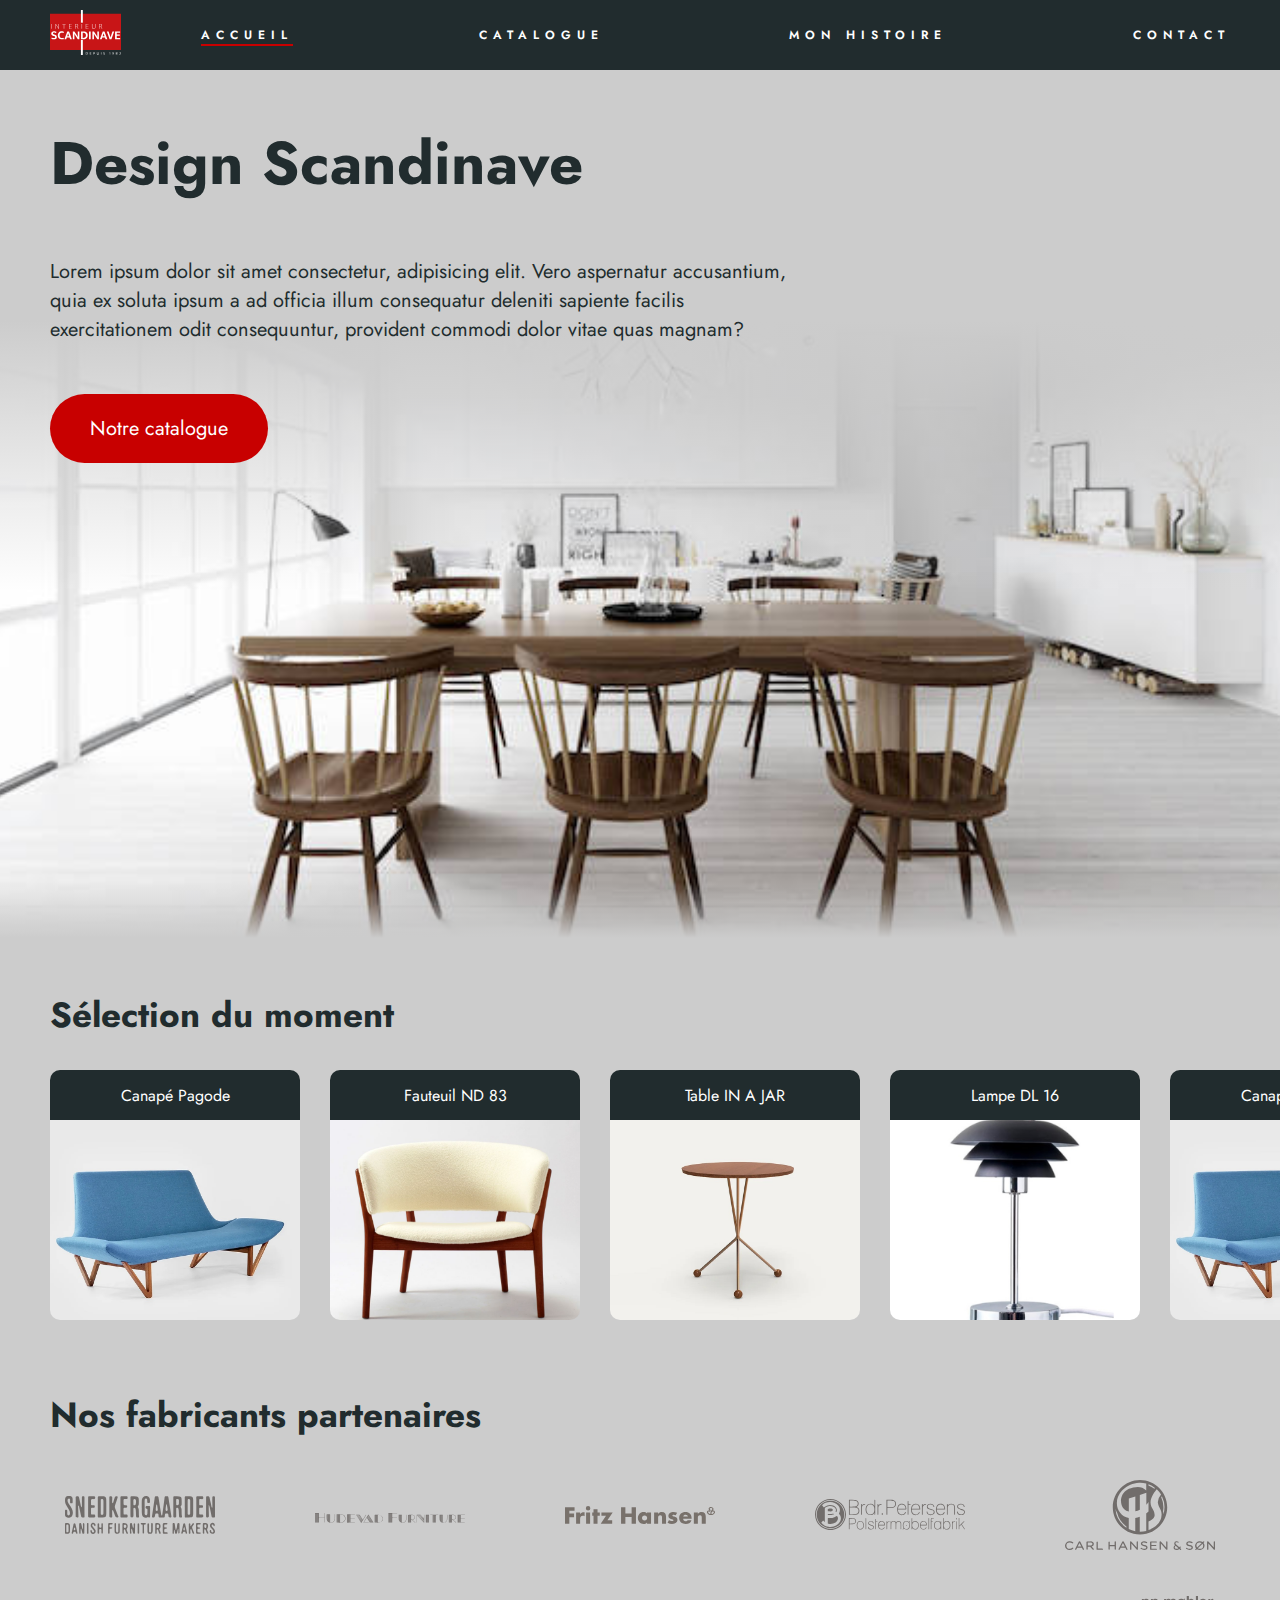
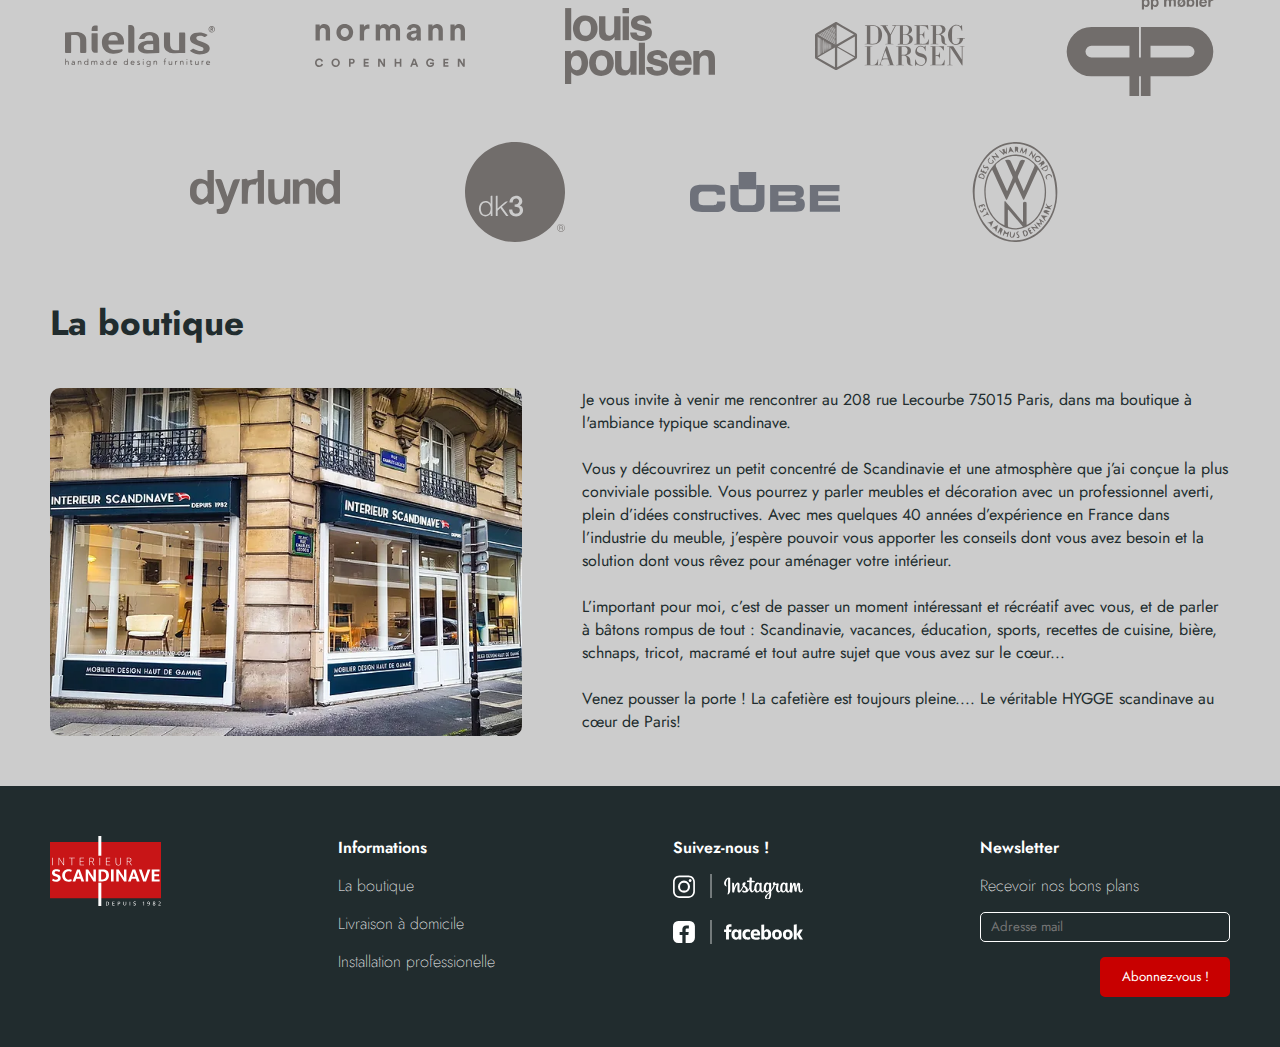
<file: index.html>
<!DOCTYPE html>
<html lang="fr">
  <head>
    <meta charset="UTF-8" />
    <meta http-equiv="X-UA-Compatible" content="IE=edge" />
    <meta name="viewport" content="width=device-width, initial-scale=1.0" />
    <title>Intérieur Scandinave</title>
    <link rel="stylesheet" href="header.css" />
    <link rel="stylesheet" href="footer.css" />
    <link rel="stylesheet" href="style.css" />
  </head>
  <body>
    <!-- ----------header------------- -->
    <header>
      <nav>
        <a href="#"><img src="img/logo.svg" alt="Logo" /></a>
        <ul>
          <li>
            <a href="index.html" class="active">Accueil</a>
          </li>
          <li>
            <a href="catalogue.html">Catalogue</a>
          </li>
          <li>
            <a href="monHistoire.html">Mon Histoire</a>
          </li>
          <li>
            <a href="#">Contact</a>
          </li>
        </ul>
        <div class="hamburger">
          <span></span>
          <span></span>
          <span></span>
        </div>
      </nav>
    </header>

    <main>
      <!-- ----------Section Head------------- -->
      <section class="head">
        <div class="img">
          <img src="img/salon.jpeg" alt="Salon" />
          <div class="degrade1"></div>
          <div class="degrade2"></div>
        </div>

        <div class="title">
          <h1>Design Scandinave</h1>
          <p>
            Lorem ipsum dolor sit amet consectetur, adipisicing elit. Vero
            aspernatur accusantium, quia ex soluta ipsum a ad officia illum
            consequatur deleniti sapiente facilis exercitationem odit
            consequuntur, provident commodi dolor vitae quas magnam?
          </p>
          <a href="catalogue.html"><button>Notre catalogue</button></a>
        </div>
      </section>

      <!-- ----------Section selection------------- -->

      <section class="selection">
        <h2>Sélection du moment</h2>

        <div class="container">
          <div class="card card-first">
            <div class="info">
              <p>Canapé Pagode</p>
            </div>
            <div class="img">
              <img src="img/canape.jpg" alt="Canapé" />
            </div>
          </div>

          <div class="card">
            <div class="info">
              <p>Fauteuil ND 83</p>
            </div>
            <div class="img">
              <img src="img/fauteuil.webp" alt="Fauteuil ND 83" />
            </div>
          </div>

          <div class="card">
            <div class="info">
              <p>Table IN A JAR</p>
            </div>
            <div class="img">
              <img src="img/table.jpg" alt="Table" />
            </div>
          </div>

          <div class="card">
            <div class="info">
              <p>Lampe DL 16</p>
            </div>
            <div class="img">
              <img src="img/lampe.jpg" alt="Lampe" />
            </div>
          </div>

          <div class="card">
            <div class="info">
              <p>Canapé Pagode</p>
            </div>
            <div class="img">
              <img src="img/canape.jpg" alt="Canapé" />
            </div>
          </div>

          <div class="card">
            <div class="info">
              <p>Canapé Pagode</p>
            </div>
            <div class="img">
              <img src="img/canape.jpg" alt="Canapé" />
            </div>
          </div>
        </div>
      </section>

      <!-- ----------Section Fabricants------------- -->

      <section class="fabricants">
        <h2>Nos fabricants partenaires</h2>
        <div>
          <a href="#">
            <img
              src="img/logosFabricants/snedkergaarden.svg"
              alt="snedkergaarden"
            />
          </a>

          <a href="#">
            <img
              src="img/logosFabricants/hudevadFurniture.svg"
              alt="Hudevad Furniture"
            />
          </a>

          <a href="#">
            <img src="img/logosFabricants/fritzHansen.svg" alt="Fritz Hansen" />
          </a>

          <a href="#">
            <img
              src="img/logosFabricants/brdrPetersens.svg"
              alt="Brdr Petersens"
            />
          </a>

          <a href="#">
            <img
              src="img/logosFabricants/carlHansenSon.svg"
              alt="Carl HansenSon"
            />
          </a>

          <a href="#">
            <img src="img/logosFabricants/nielaus.svg" alt="Nielaus" />
          </a>

          <a href="#">
            <img src="img/logosFabricants/normann.svg" alt="Normann" />
          </a>

          <a href="#">
            <img
              src="img/logosFabricants/louisPoulsen.svg"
              alt="Louis Poulsen"
            />
          </a>

          <a href="#">
            <img
              src="img/logosFabricants/dybergLarsen.svg"
              alt="Dyberg Larsen"
            />
          </a>

          <a href="#">
            <img src="img/logosFabricants/ppMobler.svg" alt="PP Mobler" />
          </a>

          <a href="#">
            <img src="img/logosFabricants/dyrlund.svg" alt="Dyrlund" />
          </a>

          <a href="#">
            <img src="img/logosFabricants/dk3.svg" alt="DK3" />
          </a>

          <a href="#">
            <img src="img/logosFabricants/cube.svg" alt="Cube Design" />
          </a>

          <a href="#">
            <img src="img/logosFabricants/warmNordic.svg" alt="Warm Nordic" />
          </a>
        </div>
      </section>

      <!-- ----------Section Boutique------------- -->

      <section class="boutique">
        <h2>La boutique</h2>

        <div>
          <figure>
            <img src="img/boutique.webp" alt="La boutique">
          </figure>
          <p>Je vous invite à venir me rencontrer au 208 rue Lecourbe 75015 Paris, dans ma boutique à l'ambiance typique scandinave.
            ​<br>
            <br>
            Vous y découvrirez un petit concentré de Scandinavie et une atmosphère que j’ai conçue la plus conviviale possible.
            Vous pourrez y parler meubles et décoration avec un professionnel averti, plein d’idées constructives.
            Avec mes quelques 40 années d’expérience en France dans l’industrie du meuble, j’espère pouvoir vous apporter les conseils dont vous avez besoin et la solution dont vous rêvez pour aménager votre intérieur.
            <br>
            <br>
            L’important pour moi, c’est de passer un moment intéressant et récréatif avec vous, et de parler à bâtons rompus de tout : Scandinavie, vacances, éducation, sports, recettes de cuisine, bière, schnaps, tricot, macramé et tout autre sujet que vous avez sur le cœur...
            ​<br>
            <br>
            Venez pousser la porte ! La cafetière est toujours pleine.... Le véritable HYGGE scandinave au cœur de Paris!</p>
        </div>
      </section>






    </main>




    <!-- ----------Footer------------- -->
    <footer>
      <div>
        <img src="img/logo.svg" alt="Logo" />

        <ul>
          <li>Informations</li>
          <li><a href="#">La boutique</a></li>
          <li><a href="#">Livraison à domicile</a></li>
          <li><a href="#">Installation professionelle</a></li>
        </ul>

        <ul>
          <li>Suivez-nous !</li>
          <li>
            <a href="#">
              <svg
                id="Calque_1"
                data-name="Calque 1"
                xmlns="http://www.w3.org/2000/svg"
                viewBox="0 0 3425.24 675.07"
              >
                <path
                  class="cls-1"
                  d="M409.32,39.32H167.93C75.57,39.32,0,114.89,0,207.26V464.47C0,556.83,75.57,632.4,167.93,632.4H409.32c92.36,0,167.93-75.57,167.93-167.93V207.26C577.25,114.89,501.68,39.32,409.32,39.32ZM532.88,464.47A124,124,0,0,1,409.32,588H167.93A124,124,0,0,1,44.37,464.47V207.26A124,124,0,0,1,167.93,83.71H409.31A124,124,0,0,1,532.87,207.26V464.47Z"
                />
                <path
                  class="cls-1"
                  d="M289.52,174.62a159,159,0,1,0,159,159A159,159,0,0,0,289.52,174.62Zm-.77,263.17A104.09,104.09,0,1,1,392.84,333.7,104.09,104.09,0,0,1,288.75,437.79Z"
                />
                <circle
                  class="cls-1"
                  cx="451.03"
                  cy="172.15"
                  r="37.64"
                  transform="translate(10.38 369.35) rotate(-45)"
                />
                <path
                  class="cls-1"
                  d="M1507.8,107.77c-2.7-9.24-30.27-16.63-38.51-16.63-54.85,0-123.73,90.73-123.73,162.5,0,30.7,24.17,61.82,48.68,72,10,4.17,16.93,4.14,19.46.61s1.19-9.74-4.75-18.47c-10.54-15.5-14.16-44.41-14.54-61.15-.81-35,23.37-97,50.43-117.85,2.45-1.88,6.77-5,6.77.89V442.88c0,16.4-4,40.79-7.28,59-1.07,5.89-13.34,36.44-3.56,36.44,9,0,28-12.93,34.8-20.16,13.16-14,22.52-32.47,27.68-51.68,3.08-11.48,4.67-38.42,4.67-49.67V108.44h0A2.48,2.48,0,0,0,1507.8,107.77Z"
                />
                <path
                  class="cls-1"
                  d="M3422.48,393a9.34,9.34,0,0,0-6.16-2.54c-4.58,0-7.53,2.58-8.46,6.38-1.83,7.44-4.5,19.5-7.07,27.81-4.47,14.48-11.22,28.33-22.59,28.33-21,0-25.62-40.28-26.62-53.34-1.24-16.11-1.33-34.43-1.75-48.57v-50.6l2-26.53c.5-6.53,1.52-11.5-.14-17.78a24.79,24.79,0,0,0-8.91-13.34c-9-6.87-33.37-15.36-42.65-15.36a18.69,18.69,0,0,0-13.22,5.45c-3.7,3.68-6.52,10.46-8.42,15-4.77,11.5-8.9,21.83-12.46,31.63-4.37,12.05-10.22,31.35-14.95,50.06-3.27,12.94-5.46,24.54-7.45,37.29-.3,1.91-.32,2.43-.6,4.35a10.43,10.43,0,0,1-.33,1.68c-.47,1.12-1.85.83-2.06-.37-.26-1.52-.38-2.83-.52-4.37-2.55-29.72-5.16-60.69-4.43-90.67.19-7.69.4-16.91-1.1-22.55a30.27,30.27,0,0,0-6.91-12.64c-7.72-8.48-21-12.54-31.83-14-5.31-.7-11.67-1.88-16.41.91-4.47,2.62-8,9.85-10.13,14-13.6,27.22-24.49,63.5-34.52,93.73l.37-87.24a36,36,0,0,0-.37-7.4,11.34,11.34,0,0,0-4.11-6.19,22.53,22.53,0,0,0-5.41-2.33,205.15,205.15,0,0,0-26.52-5.63,60.06,60.06,0,0,0-7.16-.79,8.49,8.49,0,0,0-7.58,4.82c-2.66,5.3-2.52,104-2.29,144.66-1.34,11-3.44,25.53-7.57,39.15-3.49,11.51-15.25,35-29.11,37.82-14.66,2.92-23.11-12.27-26.42-35.83-4.27-38.51-2.41-110.89-.07-151.63,1.14-19.77,4.82-27.19-16-32.55-14.17-3.65-22.74-4.2-28.59-3.33-6.05.9-8.89,8.19-7.92,21.13C2948,224,2922,220.12,2903.79,222.09c-42.62,4.6-73,67-78.24,114.34-3.17,28.84-.45,55.09,3.08,76.93-1,14.61-3.28,41.07-29.55,39.62-21.67-1.2-34.14-36.78-30.3-84.49,2.44-30.27,12.41-73,15.32-87.17,6.38-31.13-11.85-37.12-37.42-33.71-13.45,1.8-31.94,5.67-52.31,9.09,4.25-15.65,2.65-32.41-9.51-38.22-11.09-5.29-30.27-4.21-41.09,7.71-15.35,16.91-19.4,47.12,3.92,62.38-2.85,23.53-29.54,87.47-63.44,132.32.53-25.73,3.17-141.35,1.85-172.21-.48-11.13-10.4-15.47-19.43-17.41-1.4-.3-13-1.42-13-1.53-6.17-.52-12,.32-16.1,3.62-5.27,4.24-5,9.15-4.34,18.57-19.3-29.55-46.35-32-65.69-28.12-40.64,8.11-69.18,66-74.31,112.62a312.54,312.54,0,0,0-1.1,53.94c.43,6.64,1,13,1.95,19.05-6.46,23.32-17.37,41.52-31.12,44.51-14.61,3.17-23.11-12.27-26.42-35.83-4.27-38.51-2.41-110.89-.07-151.63,1.14-19.77,4.82-27.19-16-32.55-14.17-3.65-22.74-4.2-28.59-3.33-6,.9-8.89,8.19-7.92,21.13-18.07-27.68-44-31.59-62.23-29.62-42.62,4.6-73,67-78.24,114.34a252.72,252.72,0,0,0-.57,47.06,217.27,217.27,0,0,1-12.52,30.34c-25.76,48.61-54.46,42.81-59-16.27-1.4-18.14-1.75-37.3-1.75-55.55L2074,215.74c23.16.19,46.65,0,71-.68,9.85-.29,16.21-32.57,7-33.21-25.63-1.78-51.14-3.41-76.69-4.88l2.34-67.52a2.58,2.58,0,0,0-.13-.89c-1.36-4.65-5-6.58-9.39-8-5.21-1.71-13.52-4.33-21.48-6.31-11.42-2.85-26.94-6.81-28.14,10.54-.91,13-1.86,39.41-2.67,69.1q-26.74-1.28-53.77-2.3c-10.55-.4-22.9,41.39-6,41.76,19.91.43,39.41,1,58.82,1.42-.6,28-2.93,88.54-2.88,140.81-10.09,26.22-24.12,51.38-41.19,64.79,4.87-17.13,3.12-50.08-34.46-79.12-13.31-10.29-29.29-22.47-51.66-39.28,14-17.12,29.12-41.36,29.43-59.92.19-11.47-8.6-22.39-28.33-22.25-35.65.25-59.53,33.48-59.42,60.87.07,17.27,11.06,29.47,15.82,35.8-57.56,107.72-70.31,120.92-81.33,120.92-7.16,0-10.44-15.63-9.89-63.76.49-43.08,3.49-72.11,3.51-107.08,0-14.62-9.17-23-18.56-28.34-5.2-3-27.88-11.38-34.64-11.58-9.9-.3-24.13,8.82-36,22-27.6,30.79-43,77.77-56,117l.37-115.74a36,36,0,0,0-.37-7.4c-1.25-5-4.88-7.22-9.52-8.52-8.74-2.45-24.58-6.42-33.68-6.42-3.36,0-5.69,2.32-6.74,5.18-.9,2.45-.19,57.23-.51,114.5-.21,37.75-.5,74.13.2,97.87.74,25.15,1.23,41.1,33.44,41.23,15,.06,18.35.46,20.47-12.12,7.24-42.94,31-147.14,82.85-202.58,1.62-1.53,4.64-.59,4.42,2.91-3.47,55.57-7.5,121.49-.08,175.45,2.11,15.32,11.26,38.67,29.92,38.67,25.13,0,43.41-5.7,91.28-82.6,11.71-18.82,25-41.54,41-69.5,9.82,8.93,19.78,17.72,29.46,26.8,17.71,16.6,27.51,34.11,27.89,50.16.46,19.75-9.7,36.53-25.78,36.46-22.59-.1-33.88-22-47.47-21.92-14.27,0-25.72,25.07-25.61,35.86.13,12.34,32.45,26.6,74,26.53,31.49-.05,56.43-12.22,77.83-31.29,16.85-15,33.94-44.29,43.44-68.15,1.62,41.49,24.22,95.32,63.05,95.32,18.43,0,36.29-12.38,50.11-29.89a129.63,129.63,0,0,0,20.14-34.69c3.54,11.64,8.49,24.45,12.41,30.4,11.59,17.6,27.06,33.46,50,35,26.1,1.7,43.57-7.78,57.14-20.82,10.4-10,16.27-18.53,23.8-31.72,2.87,27,28.25,52.78,58.91,52.2,28.48-.54,42.31-22.66,50.29-48.26A93.06,93.06,0,0,0,2412.56,457c33.53,45.42,88,36.64,122.63-8.86.2,10.52.42,20.81.43,23.72-30.46,29.19-65,56.14-90.47,88.3-16,20.24-22.65,42.72-21.69,59.17,1.93,33,37.59,55.73,69.59,55.73,62.87,0,82.66-47.13,92-112.82,5-35.18,1.05-71.14,1.82-103.09,38.2-44.24,84.49-114.92,98-170.71l37.19-.92c1.8,0,4.24.21,5.52,1.5,1.06,1.06-.05,4.07-.81,7.92-9.74,49.4-23,107,1.76,152.35,11.86,21.78,30.28,37.21,56,37.65,23.87.42,45.37-19.65,56.49-39.35,11.88,19.3,28,37.8,52.83,39.42,26.1,1.7,43.56-7.78,57.14-20.82,10.4-10,16.27-18.53,23.8-31.72,1.6,5.12,3,13.3,5.39,17.81,10.24,19.44,29.33,33.9,47.2,34.61,36.73,1.46,45.68-22.79,54.57-41.09.17,7.52,1.17,22.81,2.35,28.38a9.06,9.06,0,0,0,5.1,6.08c9.14,4.57,21.45,6.06,32.83,6,7,0,16.66.94,21-5.51,2.47-3.71,2.32-11.72,2.54-16.17.85-17.48,1.46-46.9,2.56-58.38,3.71-31.7,8-48.92,16.31-69.31,5.14-12.64,9.53-25.9,19.82-43.34a2.86,2.86,0,0,1,2.46-1.48c1.94,0,2.72,1.68,2.75,3.1.29,14.32.57,27.4,1.19,39.66,1.72,33.88,4.55,61.4,9.76,90.92,1,5.48,1.93,11.68,3.68,17a36.12,36.12,0,0,0,48,22.09,19.52,19.52,0,0,0,3.5-1.85,8.06,8.06,0,0,0,3.89-5.46,29.58,29.58,0,0,0,.36-5.35c0-1.45.09-2.89.14-4.32.93-25.57,3.3-46.91,8.49-69,8.29-35.36,18.76-68.44,29.88-88.43.41-.74.77-1.68,1.76-1.68a1.37,1.37,0,0,1,1.38,1.32,12.27,12.27,0,0,1,0,2.3,303.52,303.52,0,0,0-1.62,33.48C3300,342.88,3300,360,3301,377c1.14,20.23,3.36,39.93,7.49,54.78a103.35,103.35,0,0,0,7.5,19.67c10.09,19.63,28,34.83,51.15,34.83,27.45,0,44.7-20.68,51.89-45a158.62,158.62,0,0,0,4.32-17.47C3424.49,417.38,3427.38,397.29,3422.48,393ZM2281.73,364.74c-1.9,64.94-30.87,91.63-52.45,87.61-26.21-4.88-34.65-39.58-30.5-101.9,3.76-56.5,24-87,46.62-87.1C2280.84,263.23,2285.32,325.75,2281.73,364.74Zm249.78,0c-1.9,64.94-30.87,91.63-52.45,87.61-26.21-4.88-34.65-39.58-30.5-101.9,5.41-81.26,54-108.94,75.93-70.64C2533.76,296,2532.7,324.18,2531.51,364.74ZM2507.42,647c-24.36,13.06-51.52-7.41-42.19-39.79,8.73-30.3,50.93-73.66,73.08-98.78C2538.81,541.77,2541.39,628.8,2507.42,647Zm456.43-282.26c-1.9,64.94-30.87,91.63-52.45,87.61-26.21-4.88-34.65-39.58-30.5-101.9,3.76-56.5,24-87,46.62-87.1C2963,263.23,2967.45,325.75,2963.85,364.74Z"
                />
                <rect class="cls-1" x="991.26" width="19.66" height="632.41" />
              </svg>
            </a>
          </li>
          <li>
            <a href="#">
              <svg
                id="Calque_1"
                data-name="Calque 1"
                xmlns="http://www.w3.org/2000/svg"
                viewBox="0 0 3425.24 632.41"
              >
                <rect class="cls-1" x="991.27" width="19.66" height="632.41" />
                <path
                  class="cls-1"
                  d="M440.77,28.2H136.48A136.49,136.49,0,0,0,0,164.69v303A136.48,136.48,0,0,0,136.48,604.2H246.67q0-102.59,0-205.17V396.4H178c-3,0-3.05,0-3.05-2.93,0-25.72,0-51.44,0-77.15,0-2.35.71-2.94,3-2.93,21.91.08,43.83.05,65.74.05h3.07V311c0-21.38-.13-42.76.18-64.14.25-17.2,3.57-33.85,11.07-49.45q15.29-31.78,47.91-45.36a112.88,112.88,0,0,1,45.39-8.62c17.94.27,35.88,1.07,53.82,1.72,3.34.12,6.65.69,10,.86,1.86.1,2.48.79,2.47,2.64-.07,10.65,0,21.3,0,32,0,12.55-.05,25.11.05,37.66,0,2.19-.61,2.85-2.82,2.84-13.62-.09-27.24-.26-40.86.05a97.42,97.42,0,0,0-18.5,2.14c-11.66,2.56-18.55,10.26-20.88,21.85A77.33,77.33,0,0,0,333,259.34c-.18,17.42-.07,34.85-.07,52.27,0,.52.06,1,.12,1.84h78.3c3.29,0,3.34,0,2.94,3.13-1.78,13.7-3.62,27.39-5.38,41.1q-2.2,17.18-4.27,34.36c-.52,4.37-.42,4.38-4.81,4.38H332.91V603.57c0,.22,0,.43,0,.65H440.78A136.48,136.48,0,0,0,577.26,467.74v-303A136.5,136.5,0,0,0,440.77,28.2Z"
                />
                <path
                  class="cls-1"
                  d="M1540.67,112.09v63.16h-35s-31.58-4.51-31.58,25.94v49.62h66.54l-7.89,68.55h-58.65v192h-76.69V318.49h-51.88V250.82h54.14V193.3s-6.77-31.58,21.43-57.52,65.41-23.68,65.41-23.68h54.13Z"
                />
                <path
                  class="cls-1"
                  d="M1725.59,251.94v34.41c-19.57-25.75-46.93-41.75-77.21-41.75-59.49,0-107.71,52.44-107.71,137.88,0,84.87,48.22,137.88,107.71,137.88,30.57,0,58.16-16.3,77.76-42.48l-.51,33.46h73.87V251.94Zm-4.13,156.21c0,26.16-22.24,50.75-49.67,50.75s-49.67-24.59-49.67-50.75V358.53c0-26.16,22.24-50.75,49.67-50.75s49.67,24.59,49.67,50.75Z"
                />
                <path
                  class="cls-1"
                  d="M2402.94,513V478.62c19.57,25.75,46.93,41.75,77.21,41.75,59.48,0,107.71-52.44,107.71-137.88,0-84.87-48.22-137.88-107.71-137.88-30.57,0-58.16,16.3-77.76,42.48l.51-171.31-76.82,8.65V511.86Zm4.13-156.2c0-26.16,22.24-50.75,49.67-50.75s49.67,24.59,49.67,50.75v49.62c0,26.16-22.24,50.75-49.67,50.75s-49.67-24.59-49.67-50.75Z"
                />
                <path
                  class="cls-1"
                  d="M1966.43,457.45s-59.21,3.38-59.21-73.31V380c0-76.69,59.21-73.31,59.21-73.31,40-.56,54.14,13.53,54.14,13.53l18.61-55.83C2007,240.66,1910,236.71,1866.62,276.75c-37.57,34.64-37.57,90.79-36.88,105.29-.68,14.51-.69,70.65,36.88,105.29,43.42,40,140.41,36.09,172.56,12.41l-18.61-55.83S2006.46,458,1966.43,457.45Z"
                />
                <path
                  class="cls-1"
                  d="M2294.06,409.84s31-162.41-117.29-163.29-126.88,146.94-126.88,146.94c3.38,89.66,44.55,115.6,115,124.06S2289,498.94,2289,498.94l-16.35-52.44s-57,17.48-102.07,13.53-41.73-50.19-41.73-50.19ZM2127.7,357.4s-3.95-57.52,47.93-57.52,47.93,57.52,47.93,57.52Z"
                />
                <path
                  class="cls-1"
                  d="M2740.68,248.15c-96.54,0-129,58.25-129,136.11,0,82.6,41.87,136.11,129,136.11,71.27,0,129-47.88,129-136.11C2869.72,309.09,2832.85,248.15,2740.68,248.15ZM2791,406.77c0,26.16-22.82,50.75-51,50.75s-51-24.59-51-50.75V357.15c0-26.16,22.82-50.75,51-50.75s51,24.59,51,50.75Z"
                />
                <path
                  class="cls-1"
                  d="M3025.63,248.15c-96.54,0-129,58.25-129,136.11,0,82.6,41.87,136.11,129,136.11,71.27,0,129-47.88,129-136.11C3154.66,309.09,3117.8,248.15,3025.63,248.15Zm50.3,158.62c0,26.16-22.82,50.75-51,50.75s-51-24.59-51-50.75V357.15c0-26.16,22.82-50.75,51-50.75s51,24.59,51,50.75Z"
                />
                <polygon
                  class="cls-1"
                  points="3425.24 512.48 3340.88 381.88 3421.49 251.27 3339 251.27 3260.27 368.18 3260.27 114.43 3182.78 122.55 3182.78 512.48 3260.27 512.48 3260.27 379.61 3345.25 512.48 3425.24 512.48"
                />
              </svg>
            </a>
          </li>
        </ul>

        <ul>
          <li>Newsletter</li>
          <li>Recevoir nos bons plans</li>
          <li>
            <form action="">
              <input
                type="email"
                name="email"
                id="email"
                placeholder="Adresse mail"
              />
              <input type="submit" value="Abonnez-vous !" />
            </form>
          </li>
        </ul>
      </div>
    </footer>

    <script src="script.js"></script>
  </body>
</html>
</file>
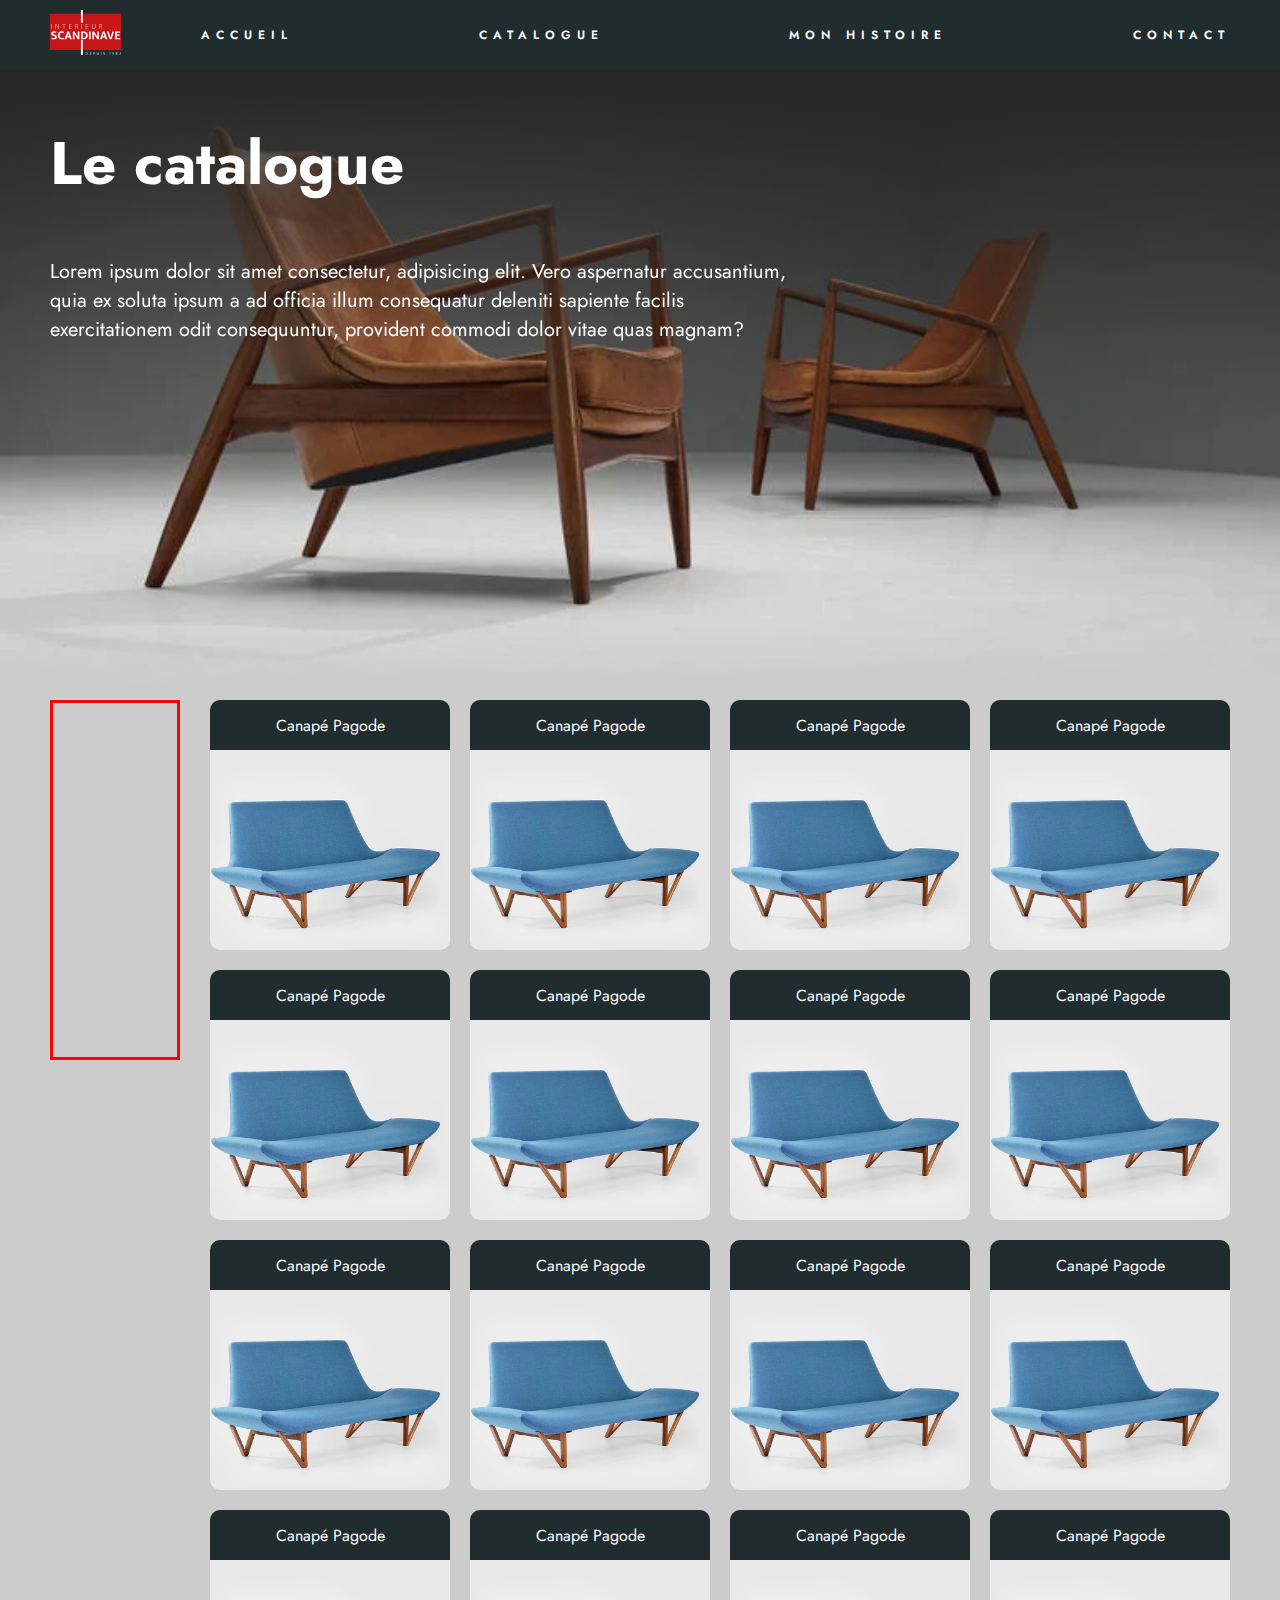
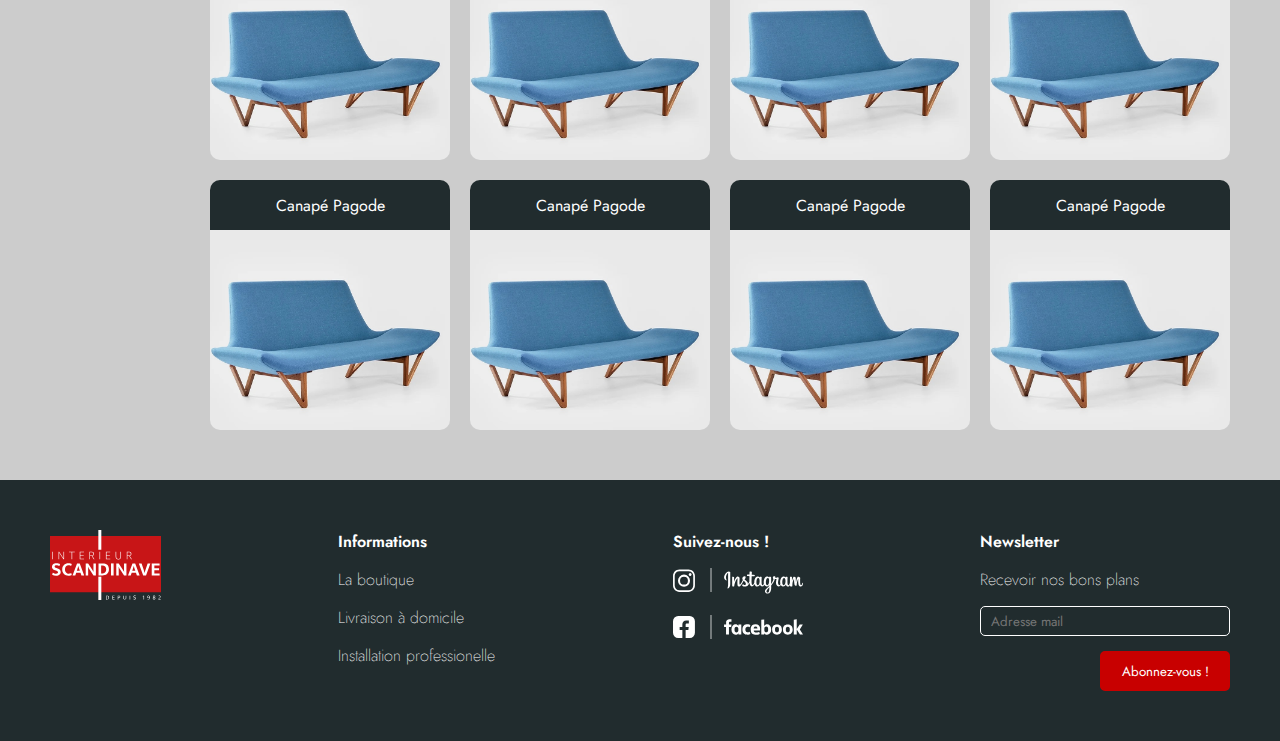
<file: catalogue.html>
<!DOCTYPE html>
<html lang="en">
  <head>
    <meta charset="UTF-8" />
    <meta http-equiv="X-UA-Compatible" content="IE=edge" />
    <meta name="viewport" content="width=device-width, initial-scale=1.0" />
    <title>Catalogue</title>
    <link rel="stylesheet" href="header.css" />
    <link rel="stylesheet" href="footer.css" />
    <link rel="stylesheet" href="catalogue.css" />
  </head>
  <body>
    <!-- ----------header------------- -->
    <header>
      <nav>
        <a href="#"><img src="img/logo.svg" alt="Logo" /></a>
        <ul>
          <li>
            <a href="index.html">Accueil</a>
          </li>
          <li>
            <a href="catalogue.html" >Catalogue</a>
          </li>
          <li>
            <a href="monHistoire.html">Mon Histoire</a>
          </li>
          <li>
            <a href="#">Contact</a>
          </li>
        </ul>
        <div class="hamburger">
          <span></span>
          <span></span>
          <span></span>
        </div>
      </nav>
    </header>

    <main>
      <!-- ----------Section Head------------- -->
      <section class="head">
        <div class="img">
          <img src="img/chaises.webp" alt="Chaises" />
          <div class="degrade1"></div>
          <div class="degrade2"></div>
        </div>

        <div class="title">
          <h1>Le catalogue</h1>
          <p>
            Lorem ipsum dolor sit amet consectetur, adipisicing elit. Vero
            aspernatur accusantium, quia ex soluta ipsum a ad officia illum
            consequatur deleniti sapiente facilis exercitationem odit
            consequuntur, provident commodi dolor vitae quas magnam?
          </p>
        </div>
      </section>


      <!-- ----------Section catalogue------------- -->
      <section class="catalogue">
        <div class="filter"></div>

        <div class="articles">

          <a href="#">
            <div class="card">
              <div class="info">
                <p>Canapé Pagode</p>
              </div>
              <div class="img">
                <img src="img/canape.jpg" alt="Canapé" />
              </div>
            </div>
          </a>

          <a href="#">
            <div class="card">
              <div class="info">
                <p>Canapé Pagode</p>
              </div>
              <div class="img">
                <img src="img/canape.jpg" alt="Canapé" />
              </div>
            </div>
          </a>

          <a href="#">
            <div class="card">
              <div class="info">
                <p>Canapé Pagode</p>
              </div>
              <div class="img">
                <img src="img/canape.jpg" alt="Canapé" />
              </div>
            </div>
          </a>

          <a href="#">
            <div class="card">
              <div class="info">
                <p>Canapé Pagode</p>
              </div>
              <div class="img">
                <img src="img/canape.jpg" alt="Canapé" />
              </div>
            </div>
          </a>

          <a href="#">
            <div class="card">
              <div class="info">
                <p>Canapé Pagode</p>
              </div>
              <div class="img">
                <img src="img/canape.jpg" alt="Canapé" />
              </div>
            </div>
          </a>

          <a href="#">
            <div class="card">
              <div class="info">
                <p>Canapé Pagode</p>
              </div>
              <div class="img">
                <img src="img/canape.jpg" alt="Canapé" />
              </div>
            </div>
          </a>

          <a href="#">
            <div class="card">
              <div class="info">
                <p>Canapé Pagode</p>
              </div>
              <div class="img">
                <img src="img/canape.jpg" alt="Canapé" />
              </div>
            </div>
          </a>

          <a href="#">
            <div class="card">
              <div class="info">
                <p>Canapé Pagode</p>
              </div>
              <div class="img">
                <img src="img/canape.jpg" alt="Canapé" />
              </div>
            </div>
          </a>

          <a href="#">
            <div class="card">
              <div class="info">
                <p>Canapé Pagode</p>
              </div>
              <div class="img">
                <img src="img/canape.jpg" alt="Canapé" />
              </div>
            </div>
          </a>

          <a href="#">
            <div class="card">
              <div class="info">
                <p>Canapé Pagode</p>
              </div>
              <div class="img">
                <img src="img/canape.jpg" alt="Canapé" />
              </div>
            </div>
          </a>

          <a href="#">
            <div class="card">
              <div class="info">
                <p>Canapé Pagode</p>
              </div>
              <div class="img">
                <img src="img/canape.jpg" alt="Canapé" />
              </div>
            </div>
          </a>

          <a href="#">
            <div class="card">
              <div class="info">
                <p>Canapé Pagode</p>
              </div>
              <div class="img">
                <img src="img/canape.jpg" alt="Canapé" />
              </div>
            </div>
          </a>

          <a href="#">
            <div class="card">
              <div class="info">
                <p>Canapé Pagode</p>
              </div>
              <div class="img">
                <img src="img/canape.jpg" alt="Canapé" />
              </div>
            </div>
          </a>

          <a href="#">
            <div class="card">
              <div class="info">
                <p>Canapé Pagode</p>
              </div>
              <div class="img">
                <img src="img/canape.jpg" alt="Canapé" />
              </div>
            </div>
          </a>

          <a href="#">
            <div class="card">
              <div class="info">
                <p>Canapé Pagode</p>
              </div>
              <div class="img">
                <img src="img/canape.jpg" alt="Canapé" />
              </div>
            </div>
          </a>

          <a href="#">
            <div class="card">
              <div class="info">
                <p>Canapé Pagode</p>
              </div>
              <div class="img">
                <img src="img/canape.jpg" alt="Canapé" />
              </div>
            </div>
          </a>

          <a href="#">
            <div class="card">
              <div class="info">
                <p>Canapé Pagode</p>
              </div>
              <div class="img">
                <img src="img/canape.jpg" alt="Canapé" />
              </div>
            </div>
          </a>

          <a href="#">
            <div class="card">
              <div class="info">
                <p>Canapé Pagode</p>
              </div>
              <div class="img">
                <img src="img/canape.jpg" alt="Canapé" />
              </div>
            </div>
          </a>

          <a href="#">
            <div class="card">
              <div class="info">
                <p>Canapé Pagode</p>
              </div>
              <div class="img">
                <img src="img/canape.jpg" alt="Canapé" />
              </div>
            </div>
          </a>

          <a href="#">
            <div class="card">
              <div class="info">
                <p>Canapé Pagode</p>
              </div>
              <div class="img">
                <img src="img/canape.jpg" alt="Canapé" />
              </div>
            </div>
          </a>

        </div>
      </section>
    </main>
    <!-- ----------Footer------------- -->
    <footer>
      <div>
        <img src="img/logo.svg" alt="Logo" />

        <ul>
          <li>Informations</li>
          <li><a href="#">La boutique</a></li>
          <li><a href="#">Livraison à domicile</a></li>
          <li><a href="#">Installation professionelle</a></li>
        </ul>

        <ul>
          <li>Suivez-nous !</li>
          <li>
            <a href="#">
              <svg
                id="Calque_1"
                data-name="Calque 1"
                xmlns="http://www.w3.org/2000/svg"
                viewBox="0 0 3425.24 675.07"
              >
                <path
                  class="cls-1"
                  d="M409.32,39.32H167.93C75.57,39.32,0,114.89,0,207.26V464.47C0,556.83,75.57,632.4,167.93,632.4H409.32c92.36,0,167.93-75.57,167.93-167.93V207.26C577.25,114.89,501.68,39.32,409.32,39.32ZM532.88,464.47A124,124,0,0,1,409.32,588H167.93A124,124,0,0,1,44.37,464.47V207.26A124,124,0,0,1,167.93,83.71H409.31A124,124,0,0,1,532.87,207.26V464.47Z"
                />
                <path
                  class="cls-1"
                  d="M289.52,174.62a159,159,0,1,0,159,159A159,159,0,0,0,289.52,174.62Zm-.77,263.17A104.09,104.09,0,1,1,392.84,333.7,104.09,104.09,0,0,1,288.75,437.79Z"
                />
                <circle
                  class="cls-1"
                  cx="451.03"
                  cy="172.15"
                  r="37.64"
                  transform="translate(10.38 369.35) rotate(-45)"
                />
                <path
                  class="cls-1"
                  d="M1507.8,107.77c-2.7-9.24-30.27-16.63-38.51-16.63-54.85,0-123.73,90.73-123.73,162.5,0,30.7,24.17,61.82,48.68,72,10,4.17,16.93,4.14,19.46.61s1.19-9.74-4.75-18.47c-10.54-15.5-14.16-44.41-14.54-61.15-.81-35,23.37-97,50.43-117.85,2.45-1.88,6.77-5,6.77.89V442.88c0,16.4-4,40.79-7.28,59-1.07,5.89-13.34,36.44-3.56,36.44,9,0,28-12.93,34.8-20.16,13.16-14,22.52-32.47,27.68-51.68,3.08-11.48,4.67-38.42,4.67-49.67V108.44h0A2.48,2.48,0,0,0,1507.8,107.77Z"
                />
                <path
                  class="cls-1"
                  d="M3422.48,393a9.34,9.34,0,0,0-6.16-2.54c-4.58,0-7.53,2.58-8.46,6.38-1.83,7.44-4.5,19.5-7.07,27.81-4.47,14.48-11.22,28.33-22.59,28.33-21,0-25.62-40.28-26.62-53.34-1.24-16.11-1.33-34.43-1.75-48.57v-50.6l2-26.53c.5-6.53,1.52-11.5-.14-17.78a24.79,24.79,0,0,0-8.91-13.34c-9-6.87-33.37-15.36-42.65-15.36a18.69,18.69,0,0,0-13.22,5.45c-3.7,3.68-6.52,10.46-8.42,15-4.77,11.5-8.9,21.83-12.46,31.63-4.37,12.05-10.22,31.35-14.95,50.06-3.27,12.94-5.46,24.54-7.45,37.29-.3,1.91-.32,2.43-.6,4.35a10.43,10.43,0,0,1-.33,1.68c-.47,1.12-1.85.83-2.06-.37-.26-1.52-.38-2.83-.52-4.37-2.55-29.72-5.16-60.69-4.43-90.67.19-7.69.4-16.91-1.1-22.55a30.27,30.27,0,0,0-6.91-12.64c-7.72-8.48-21-12.54-31.83-14-5.31-.7-11.67-1.88-16.41.91-4.47,2.62-8,9.85-10.13,14-13.6,27.22-24.49,63.5-34.52,93.73l.37-87.24a36,36,0,0,0-.37-7.4,11.34,11.34,0,0,0-4.11-6.19,22.53,22.53,0,0,0-5.41-2.33,205.15,205.15,0,0,0-26.52-5.63,60.06,60.06,0,0,0-7.16-.79,8.49,8.49,0,0,0-7.58,4.82c-2.66,5.3-2.52,104-2.29,144.66-1.34,11-3.44,25.53-7.57,39.15-3.49,11.51-15.25,35-29.11,37.82-14.66,2.92-23.11-12.27-26.42-35.83-4.27-38.51-2.41-110.89-.07-151.63,1.14-19.77,4.82-27.19-16-32.55-14.17-3.65-22.74-4.2-28.59-3.33-6.05.9-8.89,8.19-7.92,21.13C2948,224,2922,220.12,2903.79,222.09c-42.62,4.6-73,67-78.24,114.34-3.17,28.84-.45,55.09,3.08,76.93-1,14.61-3.28,41.07-29.55,39.62-21.67-1.2-34.14-36.78-30.3-84.49,2.44-30.27,12.41-73,15.32-87.17,6.38-31.13-11.85-37.12-37.42-33.71-13.45,1.8-31.94,5.67-52.31,9.09,4.25-15.65,2.65-32.41-9.51-38.22-11.09-5.29-30.27-4.21-41.09,7.71-15.35,16.91-19.4,47.12,3.92,62.38-2.85,23.53-29.54,87.47-63.44,132.32.53-25.73,3.17-141.35,1.85-172.21-.48-11.13-10.4-15.47-19.43-17.41-1.4-.3-13-1.42-13-1.53-6.17-.52-12,.32-16.1,3.62-5.27,4.24-5,9.15-4.34,18.57-19.3-29.55-46.35-32-65.69-28.12-40.64,8.11-69.18,66-74.31,112.62a312.54,312.54,0,0,0-1.1,53.94c.43,6.64,1,13,1.95,19.05-6.46,23.32-17.37,41.52-31.12,44.51-14.61,3.17-23.11-12.27-26.42-35.83-4.27-38.51-2.41-110.89-.07-151.63,1.14-19.77,4.82-27.19-16-32.55-14.17-3.65-22.74-4.2-28.59-3.33-6,.9-8.89,8.19-7.92,21.13-18.07-27.68-44-31.59-62.23-29.62-42.62,4.6-73,67-78.24,114.34a252.72,252.72,0,0,0-.57,47.06,217.27,217.27,0,0,1-12.52,30.34c-25.76,48.61-54.46,42.81-59-16.27-1.4-18.14-1.75-37.3-1.75-55.55L2074,215.74c23.16.19,46.65,0,71-.68,9.85-.29,16.21-32.57,7-33.21-25.63-1.78-51.14-3.41-76.69-4.88l2.34-67.52a2.58,2.58,0,0,0-.13-.89c-1.36-4.65-5-6.58-9.39-8-5.21-1.71-13.52-4.33-21.48-6.31-11.42-2.85-26.94-6.81-28.14,10.54-.91,13-1.86,39.41-2.67,69.1q-26.74-1.28-53.77-2.3c-10.55-.4-22.9,41.39-6,41.76,19.91.43,39.41,1,58.82,1.42-.6,28-2.93,88.54-2.88,140.81-10.09,26.22-24.12,51.38-41.19,64.79,4.87-17.13,3.12-50.08-34.46-79.12-13.31-10.29-29.29-22.47-51.66-39.28,14-17.12,29.12-41.36,29.43-59.92.19-11.47-8.6-22.39-28.33-22.25-35.65.25-59.53,33.48-59.42,60.87.07,17.27,11.06,29.47,15.82,35.8-57.56,107.72-70.31,120.92-81.33,120.92-7.16,0-10.44-15.63-9.89-63.76.49-43.08,3.49-72.11,3.51-107.08,0-14.62-9.17-23-18.56-28.34-5.2-3-27.88-11.38-34.64-11.58-9.9-.3-24.13,8.82-36,22-27.6,30.79-43,77.77-56,117l.37-115.74a36,36,0,0,0-.37-7.4c-1.25-5-4.88-7.22-9.52-8.52-8.74-2.45-24.58-6.42-33.68-6.42-3.36,0-5.69,2.32-6.74,5.18-.9,2.45-.19,57.23-.51,114.5-.21,37.75-.5,74.13.2,97.87.74,25.15,1.23,41.1,33.44,41.23,15,.06,18.35.46,20.47-12.12,7.24-42.94,31-147.14,82.85-202.58,1.62-1.53,4.64-.59,4.42,2.91-3.47,55.57-7.5,121.49-.08,175.45,2.11,15.32,11.26,38.67,29.92,38.67,25.13,0,43.41-5.7,91.28-82.6,11.71-18.82,25-41.54,41-69.5,9.82,8.93,19.78,17.72,29.46,26.8,17.71,16.6,27.51,34.11,27.89,50.16.46,19.75-9.7,36.53-25.78,36.46-22.59-.1-33.88-22-47.47-21.92-14.27,0-25.72,25.07-25.61,35.86.13,12.34,32.45,26.6,74,26.53,31.49-.05,56.43-12.22,77.83-31.29,16.85-15,33.94-44.29,43.44-68.15,1.62,41.49,24.22,95.32,63.05,95.32,18.43,0,36.29-12.38,50.11-29.89a129.63,129.63,0,0,0,20.14-34.69c3.54,11.64,8.49,24.45,12.41,30.4,11.59,17.6,27.06,33.46,50,35,26.1,1.7,43.57-7.78,57.14-20.82,10.4-10,16.27-18.53,23.8-31.72,2.87,27,28.25,52.78,58.91,52.2,28.48-.54,42.31-22.66,50.29-48.26A93.06,93.06,0,0,0,2412.56,457c33.53,45.42,88,36.64,122.63-8.86.2,10.52.42,20.81.43,23.72-30.46,29.19-65,56.14-90.47,88.3-16,20.24-22.65,42.72-21.69,59.17,1.93,33,37.59,55.73,69.59,55.73,62.87,0,82.66-47.13,92-112.82,5-35.18,1.05-71.14,1.82-103.09,38.2-44.24,84.49-114.92,98-170.71l37.19-.92c1.8,0,4.24.21,5.52,1.5,1.06,1.06-.05,4.07-.81,7.92-9.74,49.4-23,107,1.76,152.35,11.86,21.78,30.28,37.21,56,37.65,23.87.42,45.37-19.65,56.49-39.35,11.88,19.3,28,37.8,52.83,39.42,26.1,1.7,43.56-7.78,57.14-20.82,10.4-10,16.27-18.53,23.8-31.72,1.6,5.12,3,13.3,5.39,17.81,10.24,19.44,29.33,33.9,47.2,34.61,36.73,1.46,45.68-22.79,54.57-41.09.17,7.52,1.17,22.81,2.35,28.38a9.06,9.06,0,0,0,5.1,6.08c9.14,4.57,21.45,6.06,32.83,6,7,0,16.66.94,21-5.51,2.47-3.71,2.32-11.72,2.54-16.17.85-17.48,1.46-46.9,2.56-58.38,3.71-31.7,8-48.92,16.31-69.31,5.14-12.64,9.53-25.9,19.82-43.34a2.86,2.86,0,0,1,2.46-1.48c1.94,0,2.72,1.68,2.75,3.1.29,14.32.57,27.4,1.19,39.66,1.72,33.88,4.55,61.4,9.76,90.92,1,5.48,1.93,11.68,3.68,17a36.12,36.12,0,0,0,48,22.09,19.52,19.52,0,0,0,3.5-1.85,8.06,8.06,0,0,0,3.89-5.46,29.58,29.58,0,0,0,.36-5.35c0-1.45.09-2.89.14-4.32.93-25.57,3.3-46.91,8.49-69,8.29-35.36,18.76-68.44,29.88-88.43.41-.74.77-1.68,1.76-1.68a1.37,1.37,0,0,1,1.38,1.32,12.27,12.27,0,0,1,0,2.3,303.52,303.52,0,0,0-1.62,33.48C3300,342.88,3300,360,3301,377c1.14,20.23,3.36,39.93,7.49,54.78a103.35,103.35,0,0,0,7.5,19.67c10.09,19.63,28,34.83,51.15,34.83,27.45,0,44.7-20.68,51.89-45a158.62,158.62,0,0,0,4.32-17.47C3424.49,417.38,3427.38,397.29,3422.48,393ZM2281.73,364.74c-1.9,64.94-30.87,91.63-52.45,87.61-26.21-4.88-34.65-39.58-30.5-101.9,3.76-56.5,24-87,46.62-87.1C2280.84,263.23,2285.32,325.75,2281.73,364.74Zm249.78,0c-1.9,64.94-30.87,91.63-52.45,87.61-26.21-4.88-34.65-39.58-30.5-101.9,5.41-81.26,54-108.94,75.93-70.64C2533.76,296,2532.7,324.18,2531.51,364.74ZM2507.42,647c-24.36,13.06-51.52-7.41-42.19-39.79,8.73-30.3,50.93-73.66,73.08-98.78C2538.81,541.77,2541.39,628.8,2507.42,647Zm456.43-282.26c-1.9,64.94-30.87,91.63-52.45,87.61-26.21-4.88-34.65-39.58-30.5-101.9,3.76-56.5,24-87,46.62-87.1C2963,263.23,2967.45,325.75,2963.85,364.74Z"
                />
                <rect class="cls-1" x="991.26" width="19.66" height="632.41" />
              </svg>
            </a>
          </li>
          <li>
            <a href="#">
              <svg
                id="Calque_1"
                data-name="Calque 1"
                xmlns="http://www.w3.org/2000/svg"
                viewBox="0 0 3425.24 632.41"
              >
                <rect class="cls-1" x="991.27" width="19.66" height="632.41" />
                <path
                  class="cls-1"
                  d="M440.77,28.2H136.48A136.49,136.49,0,0,0,0,164.69v303A136.48,136.48,0,0,0,136.48,604.2H246.67q0-102.59,0-205.17V396.4H178c-3,0-3.05,0-3.05-2.93,0-25.72,0-51.44,0-77.15,0-2.35.71-2.94,3-2.93,21.91.08,43.83.05,65.74.05h3.07V311c0-21.38-.13-42.76.18-64.14.25-17.2,3.57-33.85,11.07-49.45q15.29-31.78,47.91-45.36a112.88,112.88,0,0,1,45.39-8.62c17.94.27,35.88,1.07,53.82,1.72,3.34.12,6.65.69,10,.86,1.86.1,2.48.79,2.47,2.64-.07,10.65,0,21.3,0,32,0,12.55-.05,25.11.05,37.66,0,2.19-.61,2.85-2.82,2.84-13.62-.09-27.24-.26-40.86.05a97.42,97.42,0,0,0-18.5,2.14c-11.66,2.56-18.55,10.26-20.88,21.85A77.33,77.33,0,0,0,333,259.34c-.18,17.42-.07,34.85-.07,52.27,0,.52.06,1,.12,1.84h78.3c3.29,0,3.34,0,2.94,3.13-1.78,13.7-3.62,27.39-5.38,41.1q-2.2,17.18-4.27,34.36c-.52,4.37-.42,4.38-4.81,4.38H332.91V603.57c0,.22,0,.43,0,.65H440.78A136.48,136.48,0,0,0,577.26,467.74v-303A136.5,136.5,0,0,0,440.77,28.2Z"
                />
                <path
                  class="cls-1"
                  d="M1540.67,112.09v63.16h-35s-31.58-4.51-31.58,25.94v49.62h66.54l-7.89,68.55h-58.65v192h-76.69V318.49h-51.88V250.82h54.14V193.3s-6.77-31.58,21.43-57.52,65.41-23.68,65.41-23.68h54.13Z"
                />
                <path
                  class="cls-1"
                  d="M1725.59,251.94v34.41c-19.57-25.75-46.93-41.75-77.21-41.75-59.49,0-107.71,52.44-107.71,137.88,0,84.87,48.22,137.88,107.71,137.88,30.57,0,58.16-16.3,77.76-42.48l-.51,33.46h73.87V251.94Zm-4.13,156.21c0,26.16-22.24,50.75-49.67,50.75s-49.67-24.59-49.67-50.75V358.53c0-26.16,22.24-50.75,49.67-50.75s49.67,24.59,49.67,50.75Z"
                />
                <path
                  class="cls-1"
                  d="M2402.94,513V478.62c19.57,25.75,46.93,41.75,77.21,41.75,59.48,0,107.71-52.44,107.71-137.88,0-84.87-48.22-137.88-107.71-137.88-30.57,0-58.16,16.3-77.76,42.48l.51-171.31-76.82,8.65V511.86Zm4.13-156.2c0-26.16,22.24-50.75,49.67-50.75s49.67,24.59,49.67,50.75v49.62c0,26.16-22.24,50.75-49.67,50.75s-49.67-24.59-49.67-50.75Z"
                />
                <path
                  class="cls-1"
                  d="M1966.43,457.45s-59.21,3.38-59.21-73.31V380c0-76.69,59.21-73.31,59.21-73.31,40-.56,54.14,13.53,54.14,13.53l18.61-55.83C2007,240.66,1910,236.71,1866.62,276.75c-37.57,34.64-37.57,90.79-36.88,105.29-.68,14.51-.69,70.65,36.88,105.29,43.42,40,140.41,36.09,172.56,12.41l-18.61-55.83S2006.46,458,1966.43,457.45Z"
                />
                <path
                  class="cls-1"
                  d="M2294.06,409.84s31-162.41-117.29-163.29-126.88,146.94-126.88,146.94c3.38,89.66,44.55,115.6,115,124.06S2289,498.94,2289,498.94l-16.35-52.44s-57,17.48-102.07,13.53-41.73-50.19-41.73-50.19ZM2127.7,357.4s-3.95-57.52,47.93-57.52,47.93,57.52,47.93,57.52Z"
                />
                <path
                  class="cls-1"
                  d="M2740.68,248.15c-96.54,0-129,58.25-129,136.11,0,82.6,41.87,136.11,129,136.11,71.27,0,129-47.88,129-136.11C2869.72,309.09,2832.85,248.15,2740.68,248.15ZM2791,406.77c0,26.16-22.82,50.75-51,50.75s-51-24.59-51-50.75V357.15c0-26.16,22.82-50.75,51-50.75s51,24.59,51,50.75Z"
                />
                <path
                  class="cls-1"
                  d="M3025.63,248.15c-96.54,0-129,58.25-129,136.11,0,82.6,41.87,136.11,129,136.11,71.27,0,129-47.88,129-136.11C3154.66,309.09,3117.8,248.15,3025.63,248.15Zm50.3,158.62c0,26.16-22.82,50.75-51,50.75s-51-24.59-51-50.75V357.15c0-26.16,22.82-50.75,51-50.75s51,24.59,51,50.75Z"
                />
                <polygon
                  class="cls-1"
                  points="3425.24 512.48 3340.88 381.88 3421.49 251.27 3339 251.27 3260.27 368.18 3260.27 114.43 3182.78 122.55 3182.78 512.48 3260.27 512.48 3260.27 379.61 3345.25 512.48 3425.24 512.48"
                />
              </svg>
            </a>
          </li>
        </ul>

        <ul>
          <li>Newsletter</li>
          <li>Recevoir nos bons plans</li>
          <li>
            <form action="">
              <input
                type="email"
                name="email"
                id="email"
                placeholder="Adresse mail"
              />
              <input type="submit" value="Abonnez-vous !" />
            </form>
          </li>
        </ul>
      </div>
    </footer>

    <script src="script.js"></script>
  </body>
</html>
</file>
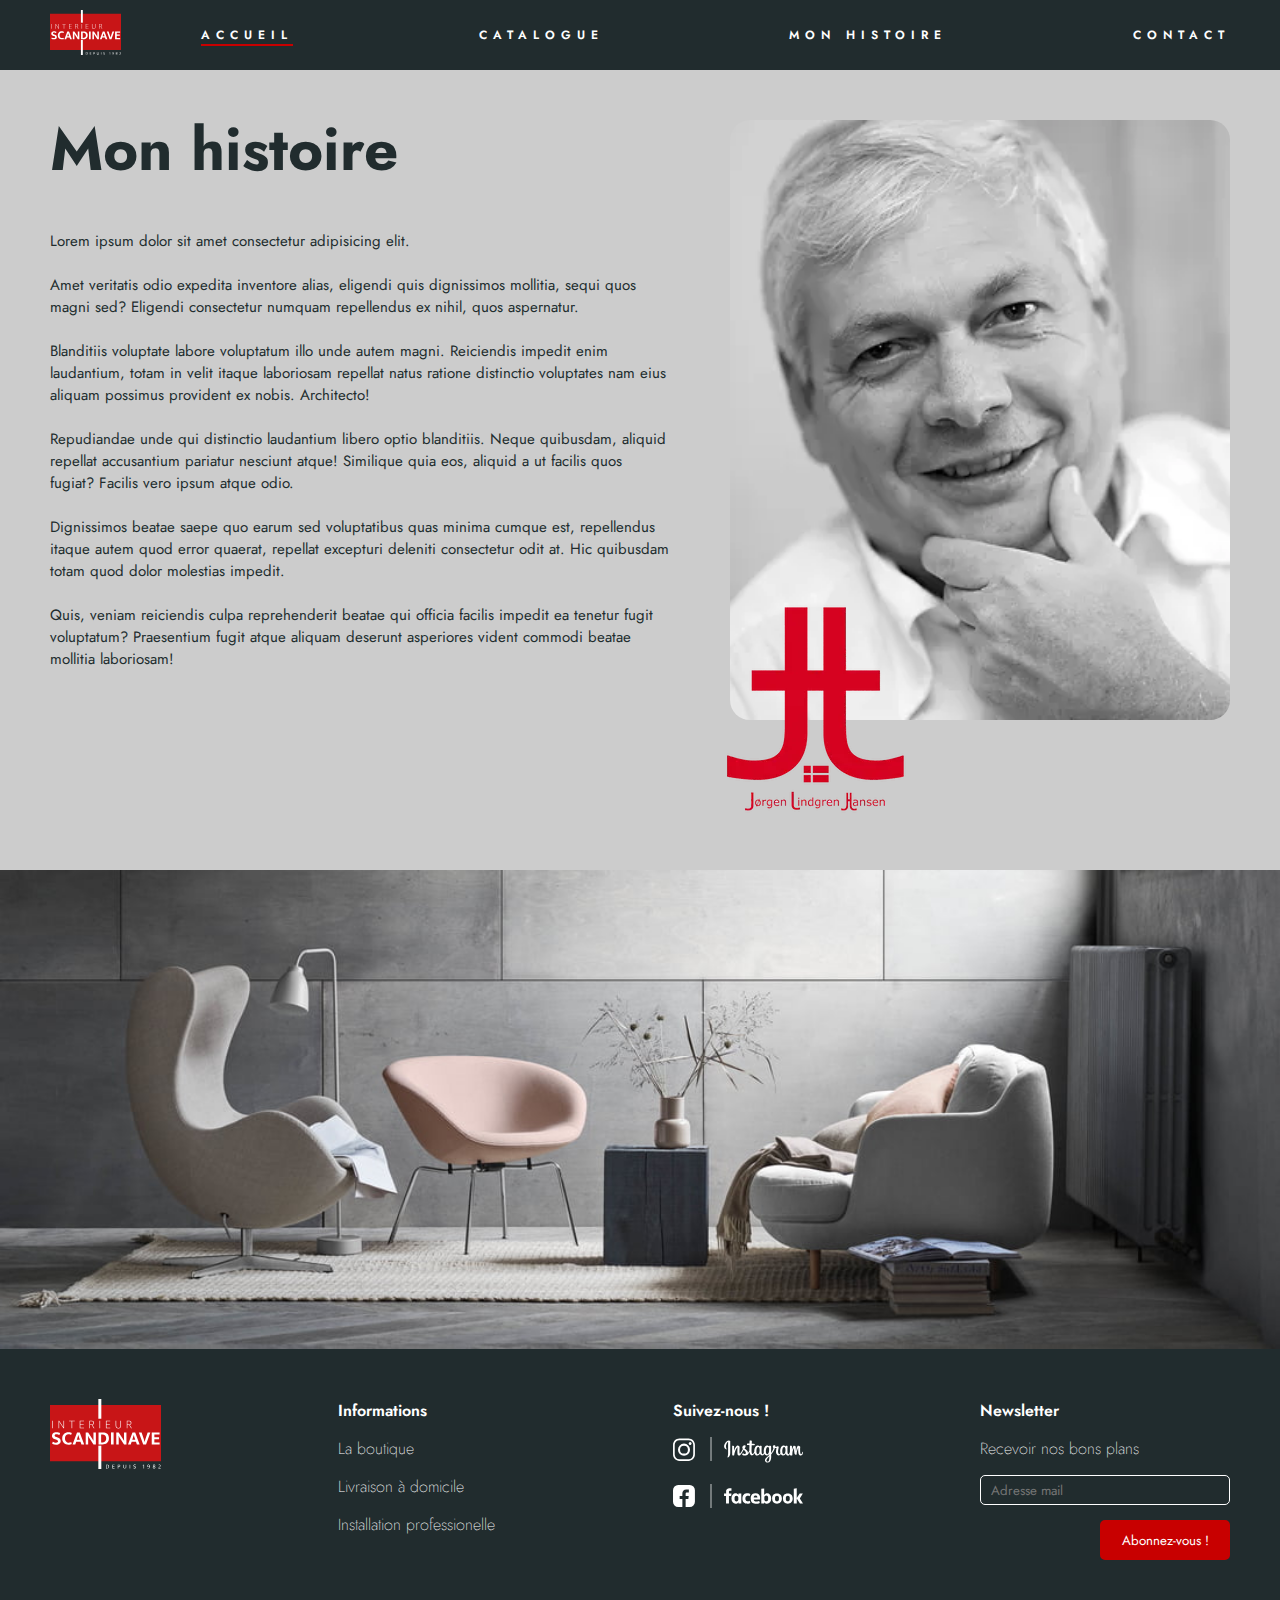
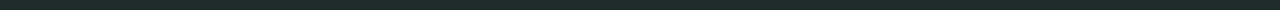
<file: monHistoire.html>
<!DOCTYPE html>
<html lang="en">
<head>
    <meta charset="UTF-8">
    <meta http-equiv="X-UA-Compatible" content="IE=edge">
    <meta name="viewport" content="width=device-width, initial-scale=1.0">
    <link rel="stylesheet" href="header.css" />
    <link rel="stylesheet" href="footer.css" />
    <link rel="stylesheet" href="MonHistoire.css" />
    <title>Document</title>
</head>
<body>
   





    

    <!-- ----------header------------- -->
    <header>

        <nav>
          <a href="#"><img src="img/logo.svg" alt="Logo" /></a>
          <ul>
            <li>
              <a href="index.html" class="active">Accueil</a>
            </li>
            <li>
              <a href="catalogue.html">Catalogue</a>
            </li>
            <li>
                <a href="monHistoire.html" >MON HISTOIRE</a>
            </li>
            <li>
              <a href="#">Contact</a>
            </li>
          </ul>
          <div class="hamburger">
            <span></span>
            <span></span>
            <span></span>
          </div>
        </nav>
      </header>

      <main>


   
        <!-- ----------Section Head------------- -->
        <section class="histoire">
    
  
          <div class="title">
            <h1>Mon histoire</h1>
        
            <p>
                Lorem ipsum dolor sit amet consectetur adipisicing elit.
                <br><br>
                 Amet veritatis odio expedita inventore alias, eligendi quis dignissimos mollitia, sequi quos magni sed? Eligendi consectetur numquam repellendus ex nihil, quos aspernatur.
                 <br><br>
                Blanditiis voluptate labore voluptatum illo unde autem magni. Reiciendis impedit enim laudantium, totam in velit itaque laboriosam repellat natus ratione distinctio voluptates nam eius aliquam possimus provident ex nobis. Architecto!
                <br><br>
                Repudiandae unde qui distinctio laudantium libero optio blanditiis. Neque quibusdam, aliquid repellat accusantium pariatur nesciunt atque! Similique quia eos, aliquid a ut facilis quos fugiat? Facilis vero ipsum atque odio.
                <br><br>
                Dignissimos beatae saepe quo earum sed voluptatibus quas minima cumque est, repellendus itaque autem quod error quaerat, repellat excepturi deleniti consectetur odit at. Hic quibusdam totam quod dolor molestias impedit. <br><br>
                Quis, veniam reiciendis culpa reprehenderit beatae qui officia facilis impedit ea tenetur fugit voluptatum? Praesentium fugit atque aliquam deserunt asperiores 
               vident commodi beatae mollitia laboriosam!
                 </p>
       </div>
  
   

 
            <div class="image">
                <img src="img/monhistoire/photoprofil.webp" alt="Chaises" />
                <img class="logo" src="img/monhistoire/logo.webp" alt="Chaises" />

            </div>

        
            
        </section>
        <section class="image">
            <img src="img/monhistoire/Daenisches-Design.jpeg" alt="">
        </section>


  
</main>



    <!-- ----------Footer------------- -->
    <footer>
        <div>
          <img src="img/logo.svg" alt="Logo" />
  
          <ul>
            <li>Informations</li>
            <li><a href="#">La boutique</a></li>
            <li><a href="#">Livraison à domicile</a></li>
            <li><a href="#">Installation professionelle</a></li>
          </ul>
  
          <ul>
            <li>Suivez-nous !</li>
            <li>
              <a href="#">
                <svg
                  id="Calque_1"
                  data-name="Calque 1"
                  xmlns="http://www.w3.org/2000/svg"
                  viewBox="0 0 3425.24 675.07"
                >
                  <path
                    class="cls-1"
                    d="M409.32,39.32H167.93C75.57,39.32,0,114.89,0,207.26V464.47C0,556.83,75.57,632.4,167.93,632.4H409.32c92.36,0,167.93-75.57,167.93-167.93V207.26C577.25,114.89,501.68,39.32,409.32,39.32ZM532.88,464.47A124,124,0,0,1,409.32,588H167.93A124,124,0,0,1,44.37,464.47V207.26A124,124,0,0,1,167.93,83.71H409.31A124,124,0,0,1,532.87,207.26V464.47Z"
                  />
                  <path
                    class="cls-1"
                    d="M289.52,174.62a159,159,0,1,0,159,159A159,159,0,0,0,289.52,174.62Zm-.77,263.17A104.09,104.09,0,1,1,392.84,333.7,104.09,104.09,0,0,1,288.75,437.79Z"
                  />
                  <circle
                    class="cls-1"
                    cx="451.03"
                    cy="172.15"
                    r="37.64"
                    transform="translate(10.38 369.35) rotate(-45)"
                  />
                  <path
                    class="cls-1"
                    d="M1507.8,107.77c-2.7-9.24-30.27-16.63-38.51-16.63-54.85,0-123.73,90.73-123.73,162.5,0,30.7,24.17,61.82,48.68,72,10,4.17,16.93,4.14,19.46.61s1.19-9.74-4.75-18.47c-10.54-15.5-14.16-44.41-14.54-61.15-.81-35,23.37-97,50.43-117.85,2.45-1.88,6.77-5,6.77.89V442.88c0,16.4-4,40.79-7.28,59-1.07,5.89-13.34,36.44-3.56,36.44,9,0,28-12.93,34.8-20.16,13.16-14,22.52-32.47,27.68-51.68,3.08-11.48,4.67-38.42,4.67-49.67V108.44h0A2.48,2.48,0,0,0,1507.8,107.77Z"
                  />
                  <path
                    class="cls-1"
                    d="M3422.48,393a9.34,9.34,0,0,0-6.16-2.54c-4.58,0-7.53,2.58-8.46,6.38-1.83,7.44-4.5,19.5-7.07,27.81-4.47,14.48-11.22,28.33-22.59,28.33-21,0-25.62-40.28-26.62-53.34-1.24-16.11-1.33-34.43-1.75-48.57v-50.6l2-26.53c.5-6.53,1.52-11.5-.14-17.78a24.79,24.79,0,0,0-8.91-13.34c-9-6.87-33.37-15.36-42.65-15.36a18.69,18.69,0,0,0-13.22,5.45c-3.7,3.68-6.52,10.46-8.42,15-4.77,11.5-8.9,21.83-12.46,31.63-4.37,12.05-10.22,31.35-14.95,50.06-3.27,12.94-5.46,24.54-7.45,37.29-.3,1.91-.32,2.43-.6,4.35a10.43,10.43,0,0,1-.33,1.68c-.47,1.12-1.85.83-2.06-.37-.26-1.52-.38-2.83-.52-4.37-2.55-29.72-5.16-60.69-4.43-90.67.19-7.69.4-16.91-1.1-22.55a30.27,30.27,0,0,0-6.91-12.64c-7.72-8.48-21-12.54-31.83-14-5.31-.7-11.67-1.88-16.41.91-4.47,2.62-8,9.85-10.13,14-13.6,27.22-24.49,63.5-34.52,93.73l.37-87.24a36,36,0,0,0-.37-7.4,11.34,11.34,0,0,0-4.11-6.19,22.53,22.53,0,0,0-5.41-2.33,205.15,205.15,0,0,0-26.52-5.63,60.06,60.06,0,0,0-7.16-.79,8.49,8.49,0,0,0-7.58,4.82c-2.66,5.3-2.52,104-2.29,144.66-1.34,11-3.44,25.53-7.57,39.15-3.49,11.51-15.25,35-29.11,37.82-14.66,2.92-23.11-12.27-26.42-35.83-4.27-38.51-2.41-110.89-.07-151.63,1.14-19.77,4.82-27.19-16-32.55-14.17-3.65-22.74-4.2-28.59-3.33-6.05.9-8.89,8.19-7.92,21.13C2948,224,2922,220.12,2903.79,222.09c-42.62,4.6-73,67-78.24,114.34-3.17,28.84-.45,55.09,3.08,76.93-1,14.61-3.28,41.07-29.55,39.62-21.67-1.2-34.14-36.78-30.3-84.49,2.44-30.27,12.41-73,15.32-87.17,6.38-31.13-11.85-37.12-37.42-33.71-13.45,1.8-31.94,5.67-52.31,9.09,4.25-15.65,2.65-32.41-9.51-38.22-11.09-5.29-30.27-4.21-41.09,7.71-15.35,16.91-19.4,47.12,3.92,62.38-2.85,23.53-29.54,87.47-63.44,132.32.53-25.73,3.17-141.35,1.85-172.21-.48-11.13-10.4-15.47-19.43-17.41-1.4-.3-13-1.42-13-1.53-6.17-.52-12,.32-16.1,3.62-5.27,4.24-5,9.15-4.34,18.57-19.3-29.55-46.35-32-65.69-28.12-40.64,8.11-69.18,66-74.31,112.62a312.54,312.54,0,0,0-1.1,53.94c.43,6.64,1,13,1.95,19.05-6.46,23.32-17.37,41.52-31.12,44.51-14.61,3.17-23.11-12.27-26.42-35.83-4.27-38.51-2.41-110.89-.07-151.63,1.14-19.77,4.82-27.19-16-32.55-14.17-3.65-22.74-4.2-28.59-3.33-6,.9-8.89,8.19-7.92,21.13-18.07-27.68-44-31.59-62.23-29.62-42.62,4.6-73,67-78.24,114.34a252.72,252.72,0,0,0-.57,47.06,217.27,217.27,0,0,1-12.52,30.34c-25.76,48.61-54.46,42.81-59-16.27-1.4-18.14-1.75-37.3-1.75-55.55L2074,215.74c23.16.19,46.65,0,71-.68,9.85-.29,16.21-32.57,7-33.21-25.63-1.78-51.14-3.41-76.69-4.88l2.34-67.52a2.58,2.58,0,0,0-.13-.89c-1.36-4.65-5-6.58-9.39-8-5.21-1.71-13.52-4.33-21.48-6.31-11.42-2.85-26.94-6.81-28.14,10.54-.91,13-1.86,39.41-2.67,69.1q-26.74-1.28-53.77-2.3c-10.55-.4-22.9,41.39-6,41.76,19.91.43,39.41,1,58.82,1.42-.6,28-2.93,88.54-2.88,140.81-10.09,26.22-24.12,51.38-41.19,64.79,4.87-17.13,3.12-50.08-34.46-79.12-13.31-10.29-29.29-22.47-51.66-39.28,14-17.12,29.12-41.36,29.43-59.92.19-11.47-8.6-22.39-28.33-22.25-35.65.25-59.53,33.48-59.42,60.87.07,17.27,11.06,29.47,15.82,35.8-57.56,107.72-70.31,120.92-81.33,120.92-7.16,0-10.44-15.63-9.89-63.76.49-43.08,3.49-72.11,3.51-107.08,0-14.62-9.17-23-18.56-28.34-5.2-3-27.88-11.38-34.64-11.58-9.9-.3-24.13,8.82-36,22-27.6,30.79-43,77.77-56,117l.37-115.74a36,36,0,0,0-.37-7.4c-1.25-5-4.88-7.22-9.52-8.52-8.74-2.45-24.58-6.42-33.68-6.42-3.36,0-5.69,2.32-6.74,5.18-.9,2.45-.19,57.23-.51,114.5-.21,37.75-.5,74.13.2,97.87.74,25.15,1.23,41.1,33.44,41.23,15,.06,18.35.46,20.47-12.12,7.24-42.94,31-147.14,82.85-202.58,1.62-1.53,4.64-.59,4.42,2.91-3.47,55.57-7.5,121.49-.08,175.45,2.11,15.32,11.26,38.67,29.92,38.67,25.13,0,43.41-5.7,91.28-82.6,11.71-18.82,25-41.54,41-69.5,9.82,8.93,19.78,17.72,29.46,26.8,17.71,16.6,27.51,34.11,27.89,50.16.46,19.75-9.7,36.53-25.78,36.46-22.59-.1-33.88-22-47.47-21.92-14.27,0-25.72,25.07-25.61,35.86.13,12.34,32.45,26.6,74,26.53,31.49-.05,56.43-12.22,77.83-31.29,16.85-15,33.94-44.29,43.44-68.15,1.62,41.49,24.22,95.32,63.05,95.32,18.43,0,36.29-12.38,50.11-29.89a129.63,129.63,0,0,0,20.14-34.69c3.54,11.64,8.49,24.45,12.41,30.4,11.59,17.6,27.06,33.46,50,35,26.1,1.7,43.57-7.78,57.14-20.82,10.4-10,16.27-18.53,23.8-31.72,2.87,27,28.25,52.78,58.91,52.2,28.48-.54,42.31-22.66,50.29-48.26A93.06,93.06,0,0,0,2412.56,457c33.53,45.42,88,36.64,122.63-8.86.2,10.52.42,20.81.43,23.72-30.46,29.19-65,56.14-90.47,88.3-16,20.24-22.65,42.72-21.69,59.17,1.93,33,37.59,55.73,69.59,55.73,62.87,0,82.66-47.13,92-112.82,5-35.18,1.05-71.14,1.82-103.09,38.2-44.24,84.49-114.92,98-170.71l37.19-.92c1.8,0,4.24.21,5.52,1.5,1.06,1.06-.05,4.07-.81,7.92-9.74,49.4-23,107,1.76,152.35,11.86,21.78,30.28,37.21,56,37.65,23.87.42,45.37-19.65,56.49-39.35,11.88,19.3,28,37.8,52.83,39.42,26.1,1.7,43.56-7.78,57.14-20.82,10.4-10,16.27-18.53,23.8-31.72,1.6,5.12,3,13.3,5.39,17.81,10.24,19.44,29.33,33.9,47.2,34.61,36.73,1.46,45.68-22.79,54.57-41.09.17,7.52,1.17,22.81,2.35,28.38a9.06,9.06,0,0,0,5.1,6.08c9.14,4.57,21.45,6.06,32.83,6,7,0,16.66.94,21-5.51,2.47-3.71,2.32-11.72,2.54-16.17.85-17.48,1.46-46.9,2.56-58.38,3.71-31.7,8-48.92,16.31-69.31,5.14-12.64,9.53-25.9,19.82-43.34a2.86,2.86,0,0,1,2.46-1.48c1.94,0,2.72,1.68,2.75,3.1.29,14.32.57,27.4,1.19,39.66,1.72,33.88,4.55,61.4,9.76,90.92,1,5.48,1.93,11.68,3.68,17a36.12,36.12,0,0,0,48,22.09,19.52,19.52,0,0,0,3.5-1.85,8.06,8.06,0,0,0,3.89-5.46,29.58,29.58,0,0,0,.36-5.35c0-1.45.09-2.89.14-4.32.93-25.57,3.3-46.91,8.49-69,8.29-35.36,18.76-68.44,29.88-88.43.41-.74.77-1.68,1.76-1.68a1.37,1.37,0,0,1,1.38,1.32,12.27,12.27,0,0,1,0,2.3,303.52,303.52,0,0,0-1.62,33.48C3300,342.88,3300,360,3301,377c1.14,20.23,3.36,39.93,7.49,54.78a103.35,103.35,0,0,0,7.5,19.67c10.09,19.63,28,34.83,51.15,34.83,27.45,0,44.7-20.68,51.89-45a158.62,158.62,0,0,0,4.32-17.47C3424.49,417.38,3427.38,397.29,3422.48,393ZM2281.73,364.74c-1.9,64.94-30.87,91.63-52.45,87.61-26.21-4.88-34.65-39.58-30.5-101.9,3.76-56.5,24-87,46.62-87.1C2280.84,263.23,2285.32,325.75,2281.73,364.74Zm249.78,0c-1.9,64.94-30.87,91.63-52.45,87.61-26.21-4.88-34.65-39.58-30.5-101.9,5.41-81.26,54-108.94,75.93-70.64C2533.76,296,2532.7,324.18,2531.51,364.74ZM2507.42,647c-24.36,13.06-51.52-7.41-42.19-39.79,8.73-30.3,50.93-73.66,73.08-98.78C2538.81,541.77,2541.39,628.8,2507.42,647Zm456.43-282.26c-1.9,64.94-30.87,91.63-52.45,87.61-26.21-4.88-34.65-39.58-30.5-101.9,3.76-56.5,24-87,46.62-87.1C2963,263.23,2967.45,325.75,2963.85,364.74Z"
                  />
                  <rect class="cls-1" x="991.26" width="19.66" height="632.41" />
                </svg>
              </a>
            </li>
            <li>
              <a href="#">
                <svg
                  id="Calque_1"
                  data-name="Calque 1"
                  xmlns="http://www.w3.org/2000/svg"
                  viewBox="0 0 3425.24 632.41"
                >
                  <rect class="cls-1" x="991.27" width="19.66" height="632.41" />
                  <path
                    class="cls-1"
                    d="M440.77,28.2H136.48A136.49,136.49,0,0,0,0,164.69v303A136.48,136.48,0,0,0,136.48,604.2H246.67q0-102.59,0-205.17V396.4H178c-3,0-3.05,0-3.05-2.93,0-25.72,0-51.44,0-77.15,0-2.35.71-2.94,3-2.93,21.91.08,43.83.05,65.74.05h3.07V311c0-21.38-.13-42.76.18-64.14.25-17.2,3.57-33.85,11.07-49.45q15.29-31.78,47.91-45.36a112.88,112.88,0,0,1,45.39-8.62c17.94.27,35.88,1.07,53.82,1.72,3.34.12,6.65.69,10,.86,1.86.1,2.48.79,2.47,2.64-.07,10.65,0,21.3,0,32,0,12.55-.05,25.11.05,37.66,0,2.19-.61,2.85-2.82,2.84-13.62-.09-27.24-.26-40.86.05a97.42,97.42,0,0,0-18.5,2.14c-11.66,2.56-18.55,10.26-20.88,21.85A77.33,77.33,0,0,0,333,259.34c-.18,17.42-.07,34.85-.07,52.27,0,.52.06,1,.12,1.84h78.3c3.29,0,3.34,0,2.94,3.13-1.78,13.7-3.62,27.39-5.38,41.1q-2.2,17.18-4.27,34.36c-.52,4.37-.42,4.38-4.81,4.38H332.91V603.57c0,.22,0,.43,0,.65H440.78A136.48,136.48,0,0,0,577.26,467.74v-303A136.5,136.5,0,0,0,440.77,28.2Z"
                  />
                  <path
                    class="cls-1"
                    d="M1540.67,112.09v63.16h-35s-31.58-4.51-31.58,25.94v49.62h66.54l-7.89,68.55h-58.65v192h-76.69V318.49h-51.88V250.82h54.14V193.3s-6.77-31.58,21.43-57.52,65.41-23.68,65.41-23.68h54.13Z"
                  />
                  <path
                    class="cls-1"
                    d="M1725.59,251.94v34.41c-19.57-25.75-46.93-41.75-77.21-41.75-59.49,0-107.71,52.44-107.71,137.88,0,84.87,48.22,137.88,107.71,137.88,30.57,0,58.16-16.3,77.76-42.48l-.51,33.46h73.87V251.94Zm-4.13,156.21c0,26.16-22.24,50.75-49.67,50.75s-49.67-24.59-49.67-50.75V358.53c0-26.16,22.24-50.75,49.67-50.75s49.67,24.59,49.67,50.75Z"
                  />
                  <path
                    class="cls-1"
                    d="M2402.94,513V478.62c19.57,25.75,46.93,41.75,77.21,41.75,59.48,0,107.71-52.44,107.71-137.88,0-84.87-48.22-137.88-107.71-137.88-30.57,0-58.16,16.3-77.76,42.48l.51-171.31-76.82,8.65V511.86Zm4.13-156.2c0-26.16,22.24-50.75,49.67-50.75s49.67,24.59,49.67,50.75v49.62c0,26.16-22.24,50.75-49.67,50.75s-49.67-24.59-49.67-50.75Z"
                  />
                  <path
                    class="cls-1"
                    d="M1966.43,457.45s-59.21,3.38-59.21-73.31V380c0-76.69,59.21-73.31,59.21-73.31,40-.56,54.14,13.53,54.14,13.53l18.61-55.83C2007,240.66,1910,236.71,1866.62,276.75c-37.57,34.64-37.57,90.79-36.88,105.29-.68,14.51-.69,70.65,36.88,105.29,43.42,40,140.41,36.09,172.56,12.41l-18.61-55.83S2006.46,458,1966.43,457.45Z"
                  />
                  <path
                    class="cls-1"
                    d="M2294.06,409.84s31-162.41-117.29-163.29-126.88,146.94-126.88,146.94c3.38,89.66,44.55,115.6,115,124.06S2289,498.94,2289,498.94l-16.35-52.44s-57,17.48-102.07,13.53-41.73-50.19-41.73-50.19ZM2127.7,357.4s-3.95-57.52,47.93-57.52,47.93,57.52,47.93,57.52Z"
                  />
                  <path
                    class="cls-1"
                    d="M2740.68,248.15c-96.54,0-129,58.25-129,136.11,0,82.6,41.87,136.11,129,136.11,71.27,0,129-47.88,129-136.11C2869.72,309.09,2832.85,248.15,2740.68,248.15ZM2791,406.77c0,26.16-22.82,50.75-51,50.75s-51-24.59-51-50.75V357.15c0-26.16,22.82-50.75,51-50.75s51,24.59,51,50.75Z"
                  />
                  <path
                    class="cls-1"
                    d="M3025.63,248.15c-96.54,0-129,58.25-129,136.11,0,82.6,41.87,136.11,129,136.11,71.27,0,129-47.88,129-136.11C3154.66,309.09,3117.8,248.15,3025.63,248.15Zm50.3,158.62c0,26.16-22.82,50.75-51,50.75s-51-24.59-51-50.75V357.15c0-26.16,22.82-50.75,51-50.75s51,24.59,51,50.75Z"
                  />
                  <polygon
                    class="cls-1"
                    points="3425.24 512.48 3340.88 381.88 3421.49 251.27 3339 251.27 3260.27 368.18 3260.27 114.43 3182.78 122.55 3182.78 512.48 3260.27 512.48 3260.27 379.61 3345.25 512.48 3425.24 512.48"
                  />
                </svg>
              </a>
            </li>
          </ul>
  
          <ul>
            <li>Newsletter</li>
            <li>Recevoir nos bons plans</li>
            <li>
              <form action="">
                <input
                  type="email"
                  name="email"
                  id="email"
                  placeholder="Adresse mail"
                />
                <input type="submit" value="Abonnez-vous !" />
              </form>
            </li>
          </ul>
        </div>
      </footer>
  
      <script src="script.js"></script>
</body>
</html>
</file>
<file: header.css>
@import url("https://fonts.googleapis.com/css2?family=Jost:ital,wght@0,100;0,200;0,300;0,400;0,500;0,600;0,700;0,800;0,900;1,100;1,200;1,300;1,400;1,500;1,600;1,700;1,800;1,900&display=swap");

:root {
  --main-color: #212c2e;
  --secondary-color: #c80000;
  --text-color: white;
  --bg-color: #cccccc;
}

* {
  margin: 0;
  padding: 0;
  box-sizing: border-box;
  font-family: "Jost", sans-serif;
}

body {
  background-color: #384042;
}

h1, h2, p{
  color: var(--main-color);
}

h2 {
  font-size: 35px;
}



/* -----------header------------ */
header {
    z-index: 999;
    position: fixed;
    top: 0;
    left: 0;
    width: 100%;
    height: 70px;
    display: flex;
    justify-content: center;
    background-color: var(--main-color);
  }
  
  header nav {
    display: flex;
    align-items: center;
    justify-content: space-between;
    gap: 80px;
    width: 100%;
    max-width: 1300px;
    height: 100%;
    padding: 0 50px;
  }
  
  header nav a img {
    height: 45px;
  }
  
  header nav ul {
    height: 100%;
    width: 100%;
    list-style: none;
    display: flex;
    align-items: center;
    justify-content: space-between;
    color: var(--text-color);
    text-transform: uppercase;
    font-weight: 600;
    letter-spacing: 6px;
    font-size: 12px;
  }
  
  header nav ul li a {
    color: var(--text-color);
    text-decoration: none;
    transition: linear 0.4s;
    border-bottom: solid 2px #c8000000;
  }

  header nav ul li a.active {
    border-bottom: solid 2px var(--secondary-color);
  }
  
  header nav ul li a:hover {
    border-bottom: solid 2px var(--secondary-color);
  }
  
  header nav .hamburger {
    display: none;
    cursor: pointer;
  }
  
  header nav div span {
    display: block;
    background-color: var(--text-color);
    width: 25px;
    height: 3px;
    margin: 5px auto;
    -webkit-transition: all 0.3s ease-in-out;
    transition: all 0.3s ease-in-out;
  }
  
  @media (max-width: 800px) {
    header nav .hamburger {
      display: block;
    }
  
    header nav .hamburger.active span:nth-child(2) {
      opacity: 0;
    }
  
    header nav div.hamburger.active span:nth-child(1) {
      transform: translateY(8px) rotate(45deg);
    }
  
    header nav div.hamburger.active span:nth-child(3) {
      transform: translateY(-8px) rotate(-45deg);
    }
  
    header nav ul {
      justify-content: start;
      padding-top: 100px;
      position: fixed;
      left: -100%;
      top: 70px;
      gap: 100px;
      flex-direction: column;
      background-color: var(--main-color);
      text-align: center;
      transition: 0.3s;
    }
  
    header nav ul.active {
      left: 0;
    }
  }
</file>
<file: footer.css>
/* -----------Footer------------ */
footer {
    width: 100%;
    background-color: var(--main-color);
  }
  
  footer div {
    max-width: 1300px;
    margin: 0 auto;
    padding: 50px;
    display: flex;
    justify-content: space-between;
    flex-wrap: wrap;
    gap: 60px;
  }
  
  footer div > img{
    height: 70px;
  }
  
  footer div ul{
    list-style: none;
    color: var(--text-color);
    display: flex;
    flex-direction: column;
    gap: 15px;
  }
  
  footer div ul li {
    font-weight: 200;
  }
  
  footer div ul li:nth-child(1) {
    font-weight: 600;
  }
  
  footer div ul li a{
    color: var(--text-color);
    text-decoration: none;
  }
  
  footer div ul li a:hover{
    color: var(--bg-color);
  }
  
  footer div ul li a svg{
    width: 130px;
    fill: var(--text-color);
  }
  
  footer div ul li a svg:hover{
    fill: var(--secondary-color);
  }
  
  footer div ul li form{
    display: flex;
    flex-direction: column;
    gap: 15px;
    align-items: end;
  }
  
  footer div ul li form input[type=email]{
    width: 250px;
    height: 30px;
    border-radius: 5px;
    background-color: var(--main-color);
    color: var(--text-color);
    border: solid 1px var(--text-color);
    padding: 0 10px;
  }
  
  footer div ul li form input[type=submit]{
    height: 40px;
    width: 130px;
    background-color: var(--secondary-color);
    color: var(--text-color);
    border: solid 2px var(--secondary-color);
    border-radius: 5px;
    cursor: pointer;
    transition: linear .5s;
  }
  
  footer div ul li form input[type=submit]:hover{
    background-color: var(--main-color);
  }
</file>
<file: style.css>
/* -----------Main------------ */
main{
  z-index: 0;
  background-color: var(--bg-color);
  margin: 0 auto;
  width: 100%;
  max-width: 1300px;
  padding-top: 70px;
}

@media (max-width: 600px){
  main{
    padding-top: 0px;
  }
}


/* -----------Section Head------------ */
section.head {
  position: relative;
  width: 100%;
  height: 100vh;
  overflow: hidden;
}

section.head div.img {
  position: relative;
  top: -20px;
  width: 100%;
  height: 100%;
}

section.head div.img img{
  object-fit: cover;
  object-position: bottom;
  width: 100%;
  height: 99%;
}

section.head div.img div.degrade1{
  position: absolute;
  bottom: 0;
  left: 0;
  width: 100%;
  height: 100%;
  background: linear-gradient(
    180deg,
    rgba(204, 204, 204, 1) 30%,
    rgba(204, 204, 204, 0) 60%
  );
}

section.head div.img div.degrade2{
  position: absolute;
  bottom: -2px;
  left: 0;
  width: 100%;
  height: 70px;
  background: linear-gradient(
    0deg,
    rgba(204, 204, 204, 1) 20%,
    rgba(204, 204, 204, 0)
  );
}


section.head div.title{
  z-index: 2;
  position: absolute;
  top: 50px;
  left: 50px;
}

section.head div.title h1{
  font-size: 60px;
  margin-bottom: 50px;
}

section.head div.title p{
  font-size: 20px;
  width: 60%;
  margin-bottom: 50px;
}


section.head div.title a button{
  border: none;
  background: var(--secondary-color);
  color: var(--text-color);
  font-size: 20px;
  padding: 20px 40px;
  border-radius: 50px;
  cursor: pointer;
}


@media (max-width: 640px){
  section.head {
    display: flex;
    flex-direction: column-reverse;
  }

  section.head div.img {
    position: relative;
    top: O;
    width: 100%;
    height: 60%;
  }
  
  section.head div.title{
    z-index: 2;
    position: absolute;
    top: 90px;
    left: 0px;
    padding: 0 20px;
    width: 100%;
  }

  section.head div.title h1{
    text-align: center;
    font-size: 60px;
    line-height: 60px;
  }
  section.head div.title p{
    text-align: center;
    width: 100%;
    font-size: 15px;
  }

  section.head div.title a{
    text-decoration: none;
  }

  section.head div.title a button{
    display: block;
    margin: 0 auto;
  }
  
}


/* -----------Section Selection------------ */

section.selection {
  overflow: hidden;
  width: 100%;
  padding-bottom: 50px;
  margin-top: 20px;
}

section.selection h2 {
  margin-bottom: 30px;
  padding-left: 50px;
}

section.selection div.container {
  gap: 30px;
  display: grid;
  grid-auto-flow: column;
  overflow-x: scroll;
  scroll-snap-type: x mandatory;
}

section.selection div.container::-webkit-scrollbar{
  display: none;
}

section.selection div.container div.card{
  scroll-snap-align: center;
}


section.selection div.container div.card:first-child{
  scroll-snap-align: center;
  padding-left: 50px;
}

section.selection div.container div.card:last-child{
  scroll-snap-align: center;
  padding-right: 50px;
}

section.selection div.container div.card .info{
  border-radius: 10px 10px 0 0;
  display: flex;
  align-items: center;
  justify-content: center;
  background-color: var(--main-color);
  height: 50px;
  width: 250px;
  transition: linear .3s;
}

section.selection div.container div.card:hover .info{
  background-color: var(--secondary-color);
}

section.selection div.container div.card .info p{
  color: var(--text-color);
  text-align: center;
}

section.selection div.container div.card .img{
  height: 200px;
  border-radius: 0 0 10px 10px;
  overflow: hidden;
}

section.selection div.container div.card .img img{
  width: 100%;
  height: 100%;
  object-fit: cover;
  object-position: center;
}

@media (max-width: 430px){
  section.selection h2 {
    font-size: 30px;
  }
}





/* -----------Section Fabricants------------ */

section.fabricants {
  padding: 0 50px;
}

section.fabricants h2{
  margin-top: 20px;
  margin-bottom: 40px;
}


section.fabricants div{
  display: flex;
  flex-wrap: wrap;
  gap: 100px;
  row-gap: 40px;
  align-items: center;
  justify-content: center;
}

section.fabricants div a img{
  width: 150px;
  max-height: 100px;
  filter: invert(41%) sepia(1%) saturate(1677%) hue-rotate(334deg) brightness(101%) contrast(82%);
  transition: scale linear .3s;
}

section.fabricants div a img:hover{
  filter: invert(9%) sepia(94%) saturate(6906%) hue-rotate(8deg) brightness(86%) contrast(113%);
  scale: 1.1;
}

@media (max-width: 600px){
  section.fabricants div a img{
    width: 100px;
    max-height: 50px;
  }

  section.fabricants div{
    gap: 60px;
    row-gap: 40px;
  }
}




/* -----------Section Boutique------------ */

section.boutique {
  margin-top: 50px;
  padding: 0 50px;
  width: 100%;
  padding-bottom: 50px;
}

section.boutique h2 {
  margin-bottom: 40px;
}

section.boutique div{
  width: 100%;
  display: flex;
  gap: 60px;
}

section.boutique div figure {
  overflow: hidden;
  border-radius: 10px;
  min-width: 40%;
}

section.boutique div figure img {
  width: 100%;
  height: 100%;
  object-fit: cover;
  object-position: center;
}


@media (max-width: 860px){
  section.boutique div{
    width: 100%;
    display: flex;
    flex-direction: column;
    gap: 60px;
  }

  section.boutique div figure {
    overflow: hidden;
    border-radius: 10px;
    width: 100%;
    height: 400px;
  }
}

@media (max-width: 470px){
  section.boutique div{
    width: 100%;
    display: flex;
    flex-direction: column;
    gap: 60px;
  }

  section.boutique div figure {
    overflow: hidden;
    border-radius: 10px;
    width: 100%;
    height: 250px;
  }
}
</file>
<file: catalogue.css>
/* -----------Main------------ */
main {
  z-index: 0;
  background-color: var(--bg-color);
  margin: 0 auto;
  width: 100%;
  max-width: 1300px;
  padding-top: 70px;
}

@media (max-width: 600px) {
  main {
    padding-top: 0px;
  }
}

/* -----------Section Head------------ */
section.head {
  position: relative;
  width: 100%;
  height: 70vh;
  overflow: hidden;
  background-color: rgba(39, 39, 39, 1);
}

section.head div.img {
  position: relative;
  width: 100%;
  height: 100%;
}

section.head div.img img{
  object-fit: cover;
  object-position: bottom;
  width: 100%;
  height: 99%;
}

section.head div.img div.degrade1{
  position: absolute;
  bottom: 0;
  left: 0;
  width: 100%;
  height: 100%;
  background: linear-gradient(
    180deg,
    rgba(39, 39, 39, 1) 0%,
    rgba(204, 204, 204, 0) 60%
  );
}

section.head div.img div.degrade2{
  position: absolute;
  bottom: -2px;
  left: 0;
  width: 100%;
  height: 70px;
  background: linear-gradient(
    0deg,
    rgba(204, 204, 204, 1) 20%,
    rgba(204, 204, 204, 0)
  );
}


section.head div.title{
  z-index: 2;
  position: absolute;
  top: 50px;
  left: 50px;
}

section.head div.title h1{
  font-size: 60px;
  margin-bottom: 50px;
  color: var(--text-color);
}

section.head div.title p{
  font-size: 20px;
  width: 60%;
  margin-bottom: 50px;
  color: var(--text-color);
}



@media (max-width: 640px){
  section.head {
    display: flex;
    flex-direction: column-reverse;
  }

  section.head div.img {
    position: relative;
    top: O;
    width: 100%;
    height: 60%;
  }
  
  section.head div.title{
    z-index: 2;
    position: absolute;
    top: 90px;
    left: 0px;
    padding: 0 20px;
    width: 100%;
  }

  section.head div.title h1{
    text-align: center;
    font-size: 60px;
    line-height: 60px;
  }
  section.head div.title p{
    text-align: center;
    width: 100%;
    font-size: 15px;
  }

  section.head div.title a{
    text-decoration: none;
  }
}

/* -----------Section catalogue------------ */

section.catalogue {
  width: 100%;
  padding: 0 50px;
  display: flex;
  gap: 30px;
}

section.catalogue div.filter {
  position: sticky;
  top: 80px;
  width: 150px;
  height: 360px;
  border: solid red;
}

section.catalogue div.articles {
  width: 100%;
  display: grid;
  grid-template-columns: repeat(auto-fit, minmax(200px, 1fr));
  gap: 20px;
  padding-bottom: 50px;
}

section.catalogue div.articles a{
    text-decoration: none;
}

section.catalogue div.articles a div.card .info {
  border-radius: 10px 10px 0 0;
  display: flex;
  align-items: center;
  justify-content: center;
  background-color: var(--main-color);
  height: 50px;
  transition: linear .3s;
}

section.catalogue div.articles a div.card:hover .info{
    background-color: var(--secondary-color);
  }

section.catalogue div.articles a div.card .info p {
  color: var(--text-color);
  text-align: center;
}

section.catalogue div.articles a div.card .img {
  height: 200px;
  border-radius: 0 0 10px 10px;
  overflow: hidden;
}

section.catalogue div.articles a div.card .img img {
  width: 100%;
  height: 100%;
  object-fit: cover;
  object-position: center;
}

@media (max-width: 600px) {
    section.catalogue div.filter {
        display: none;
      }
}
</file>
<file: MonHistoire.css>
/* -----------Main------------ */
main {
    z-index: 0;
    background-color: var(--bg-color);
    margin: 0 auto;
    width: 100%;
    max-width: 1300px;
   
    padding-top: 70px;
    margin-bottom: -6px;

  }
  
  @media (max-width: 600px) {
    main {
      padding-top: 0px;
    }
  }

section.histoire {
  padding:0 50px ;
  padding-top: 50px;
  width: 100%;
  display: flex;
  gap: 60px;
 
}



section.histoire div.title h1{
    font-size: 60px;
    margin-bottom: 50px;
    line-height: 60px;
}

section.histoire div.title p{
    font-size: 15px;
}

section.histoire div.image{
height: 600px;
 min-width: 500px;
 position: relative;
margin-bottom: 150px;
}

section.histoire div.image img{
  width: 100%;
  height: 100%;
  border-radius: 20px;
  object-fit: cover;
  object-position: center;
}

section.histoire div.image img.logo {
  position: absolute;
  left: -50px;
  bottom: -100px;
  width: 250px;
  height: auto;
}

section.image img{

width: 100%;
height: 100%;



}
@media (max-width: 640px)
{
  section.histoire {
    display: flex;
    flex-direction: column;
  }
  section.histoire div.image{
    height: 600px;
     width: 100%;
     position: relative;
    margin-bottom: 150px;
    }

    section.histoire div.image img.logo {
      left: -20px;
      bottom: -60px;
      width: 150px;
    }


}
</file>
